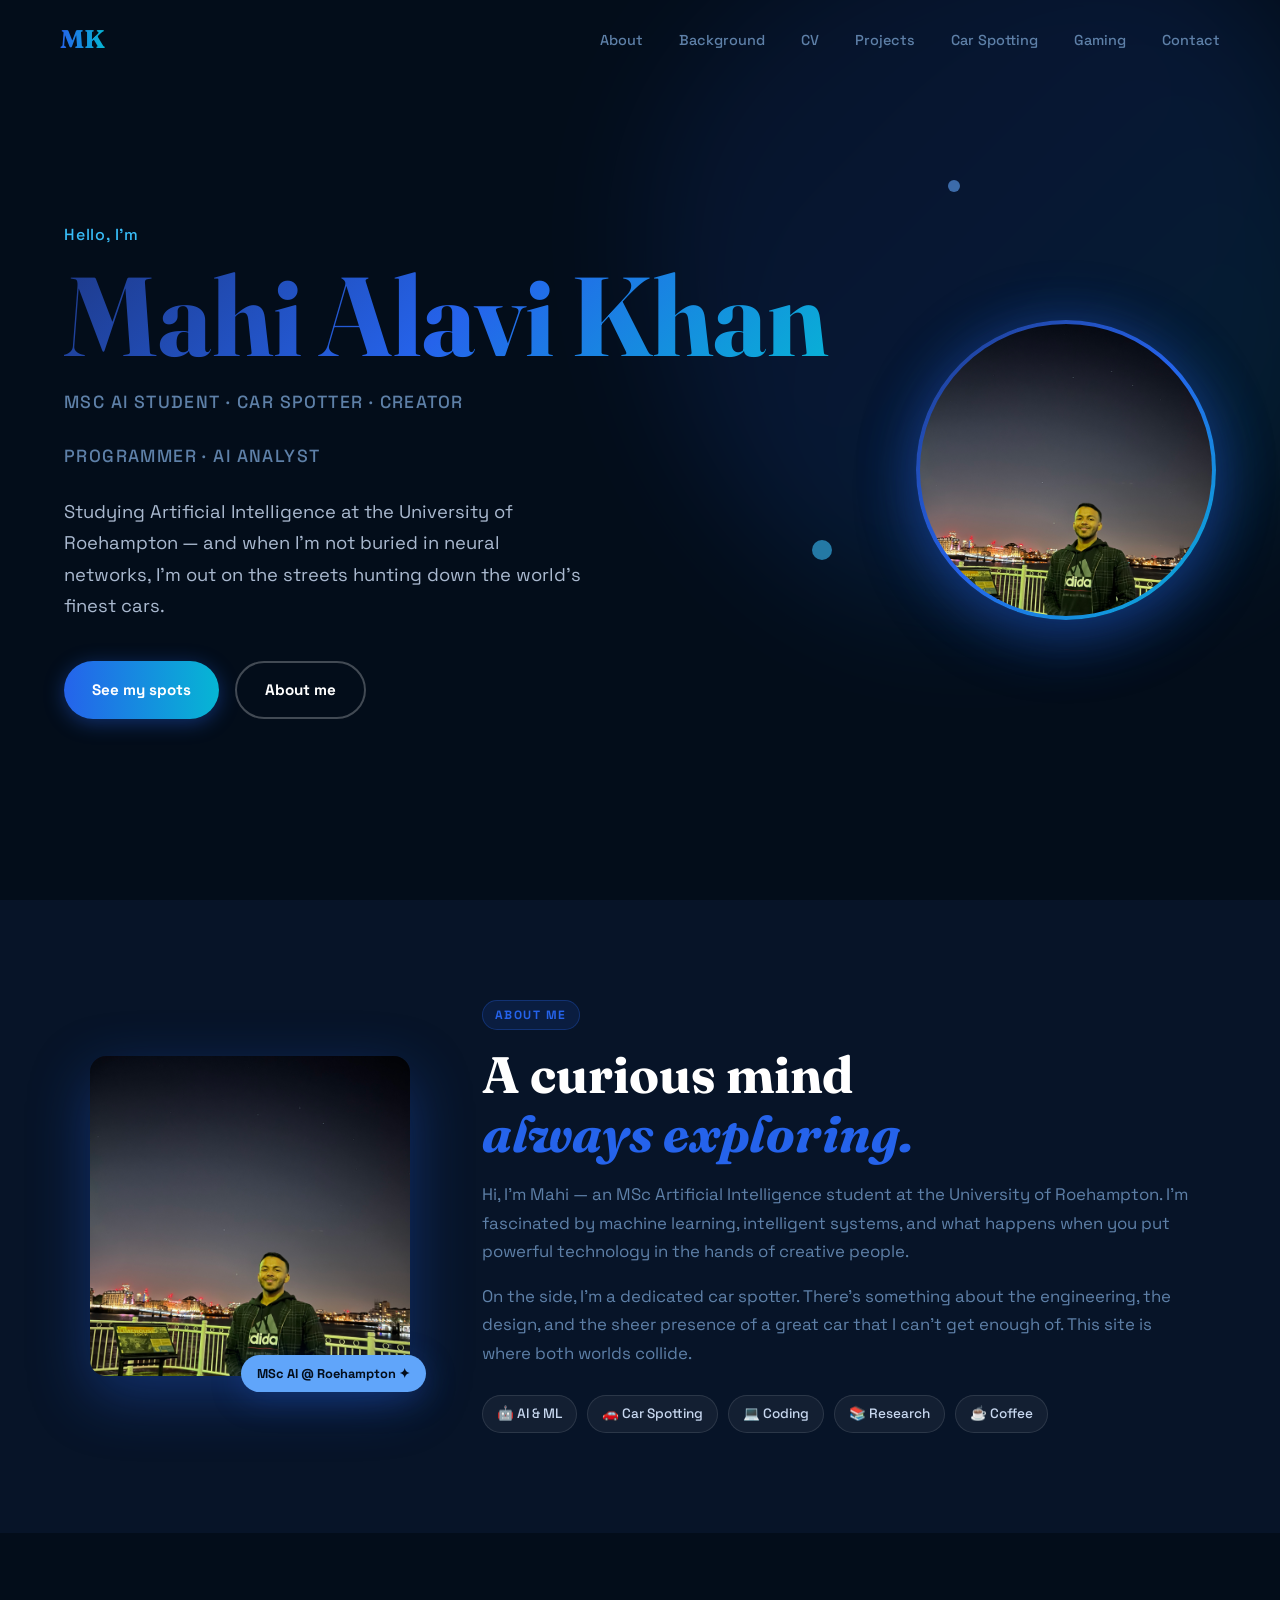
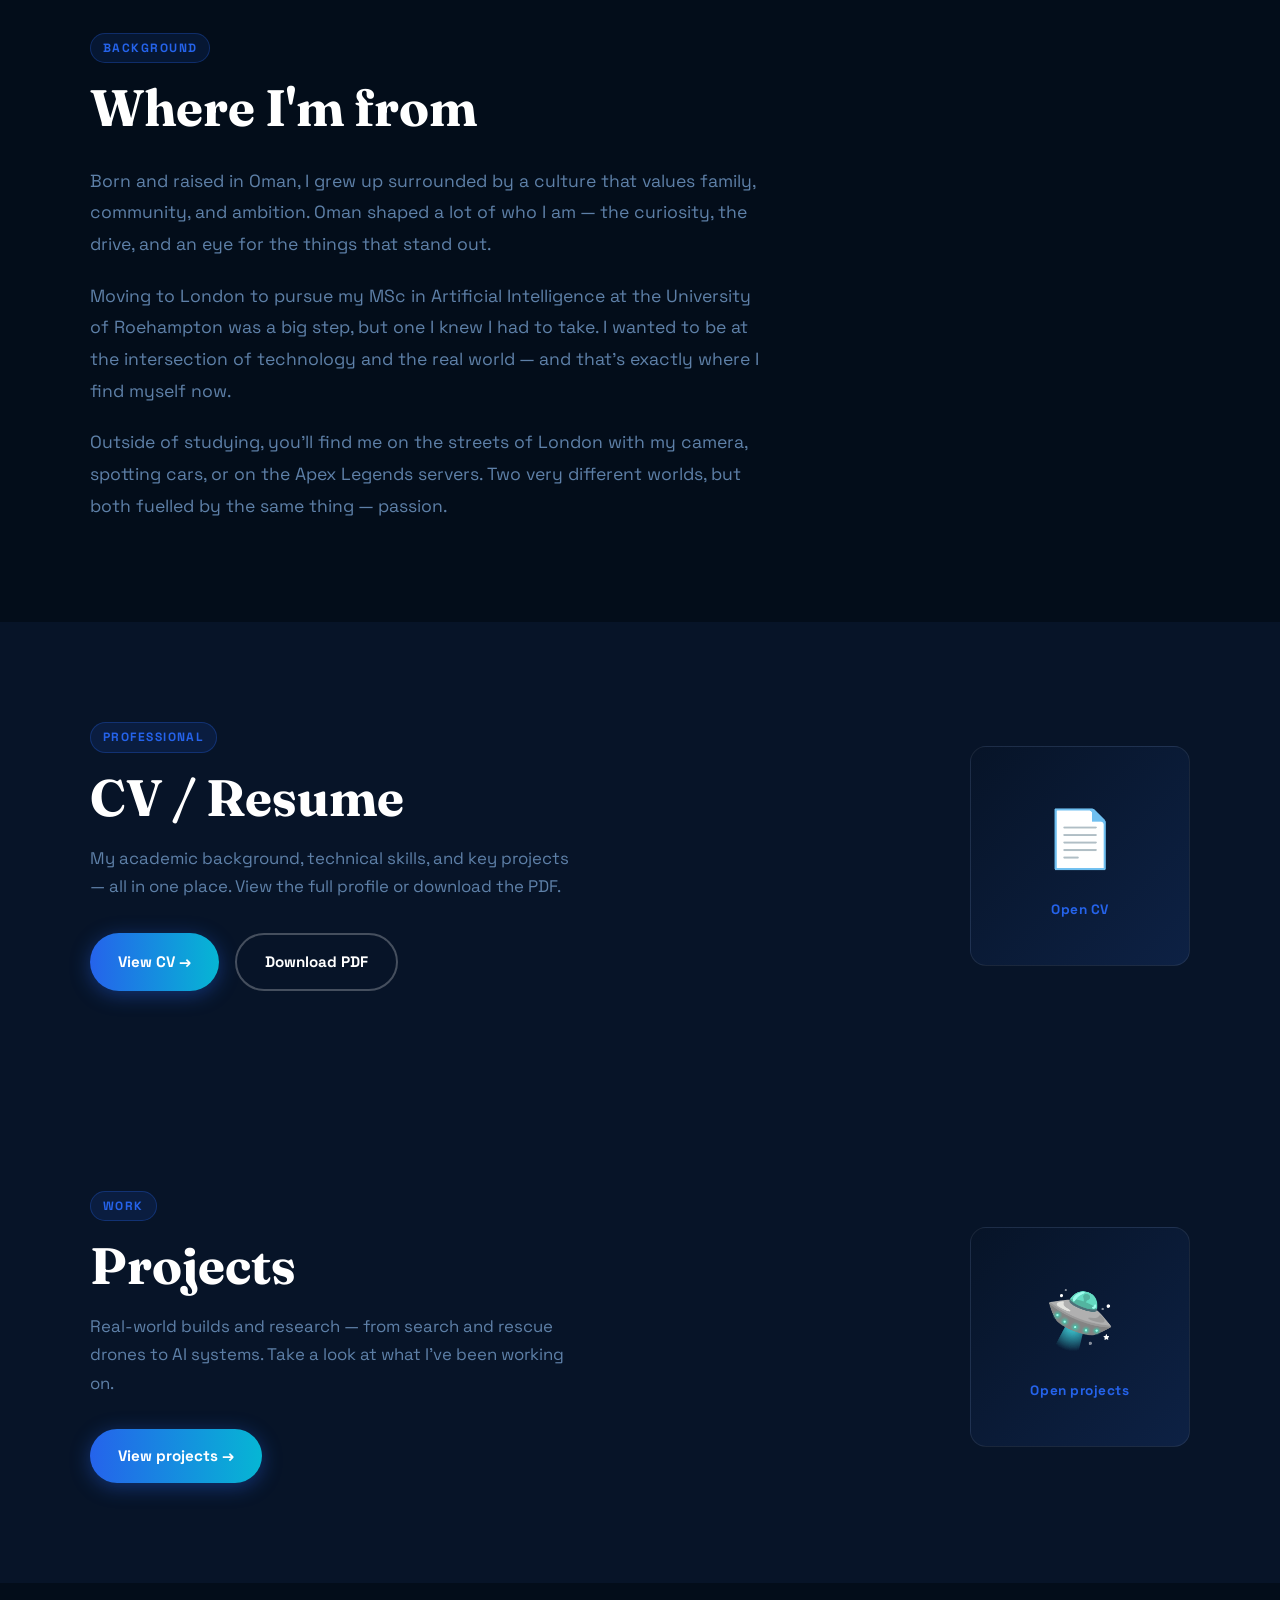
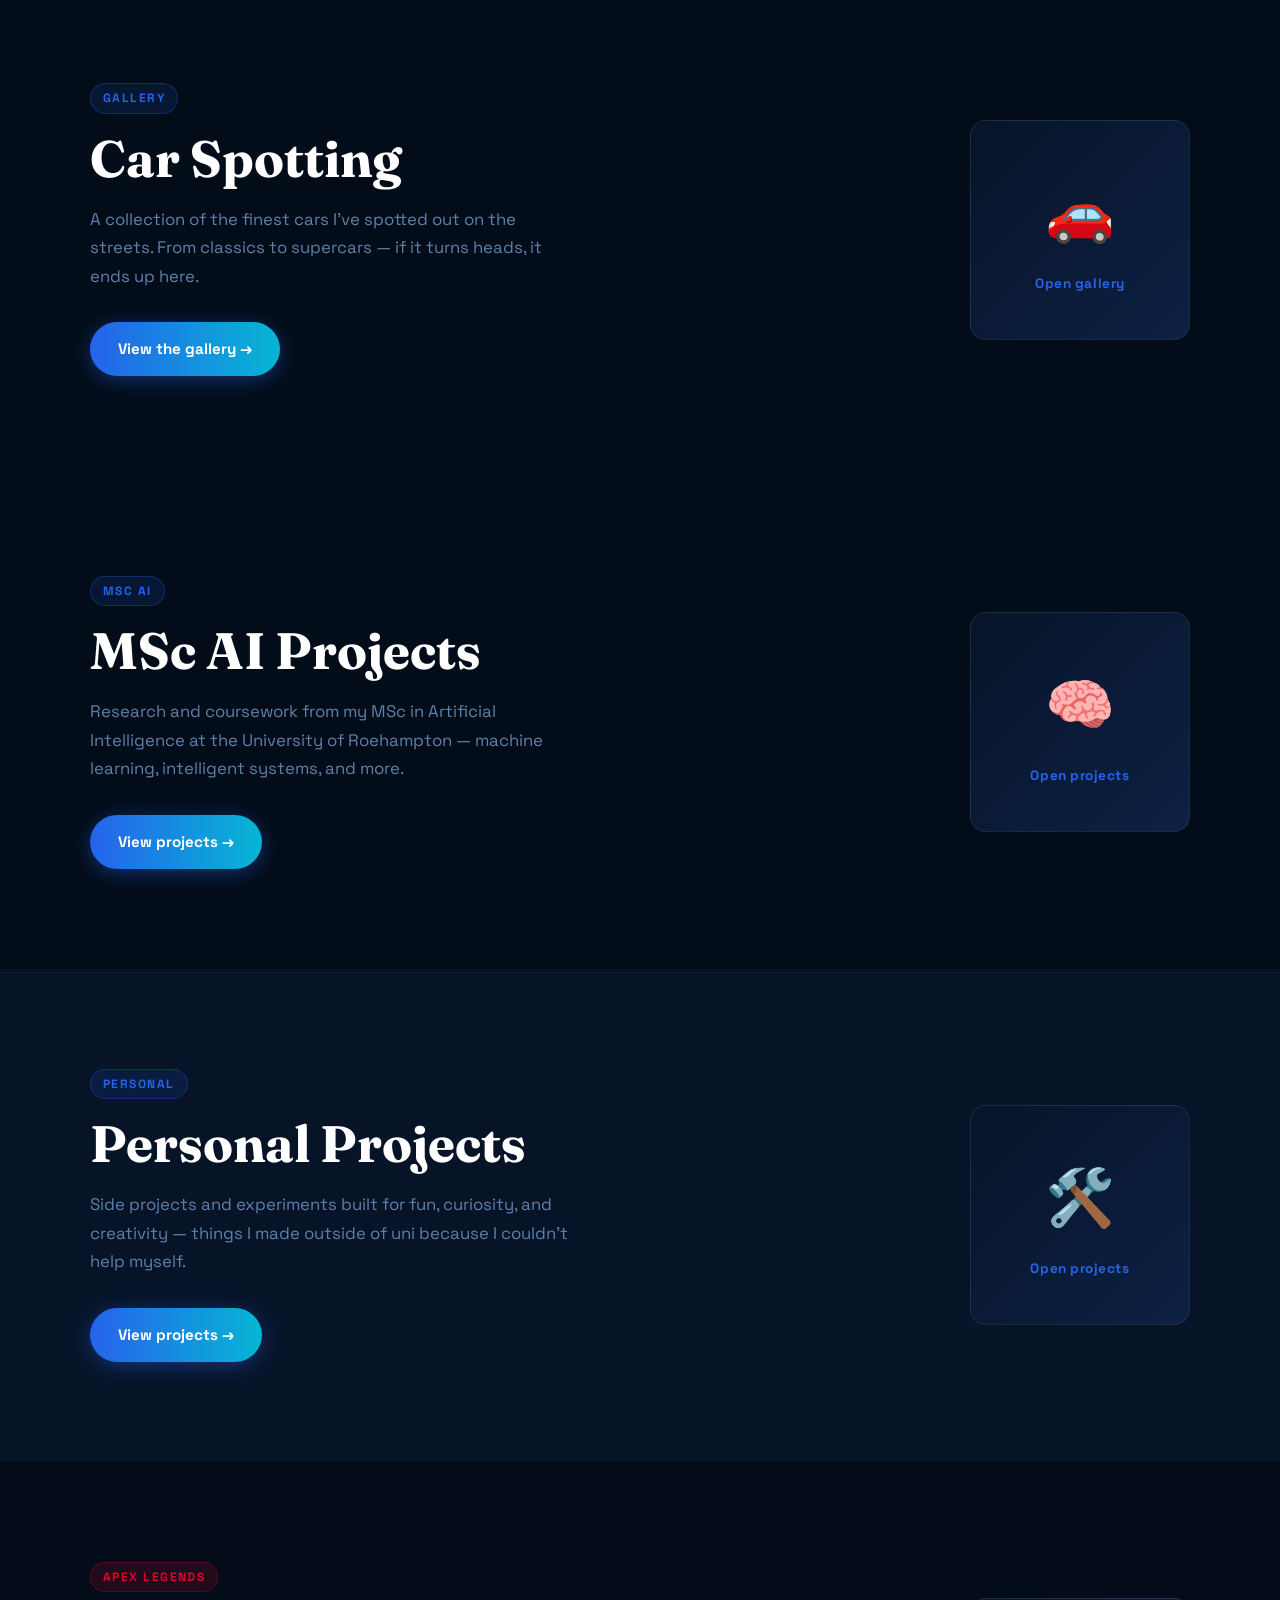
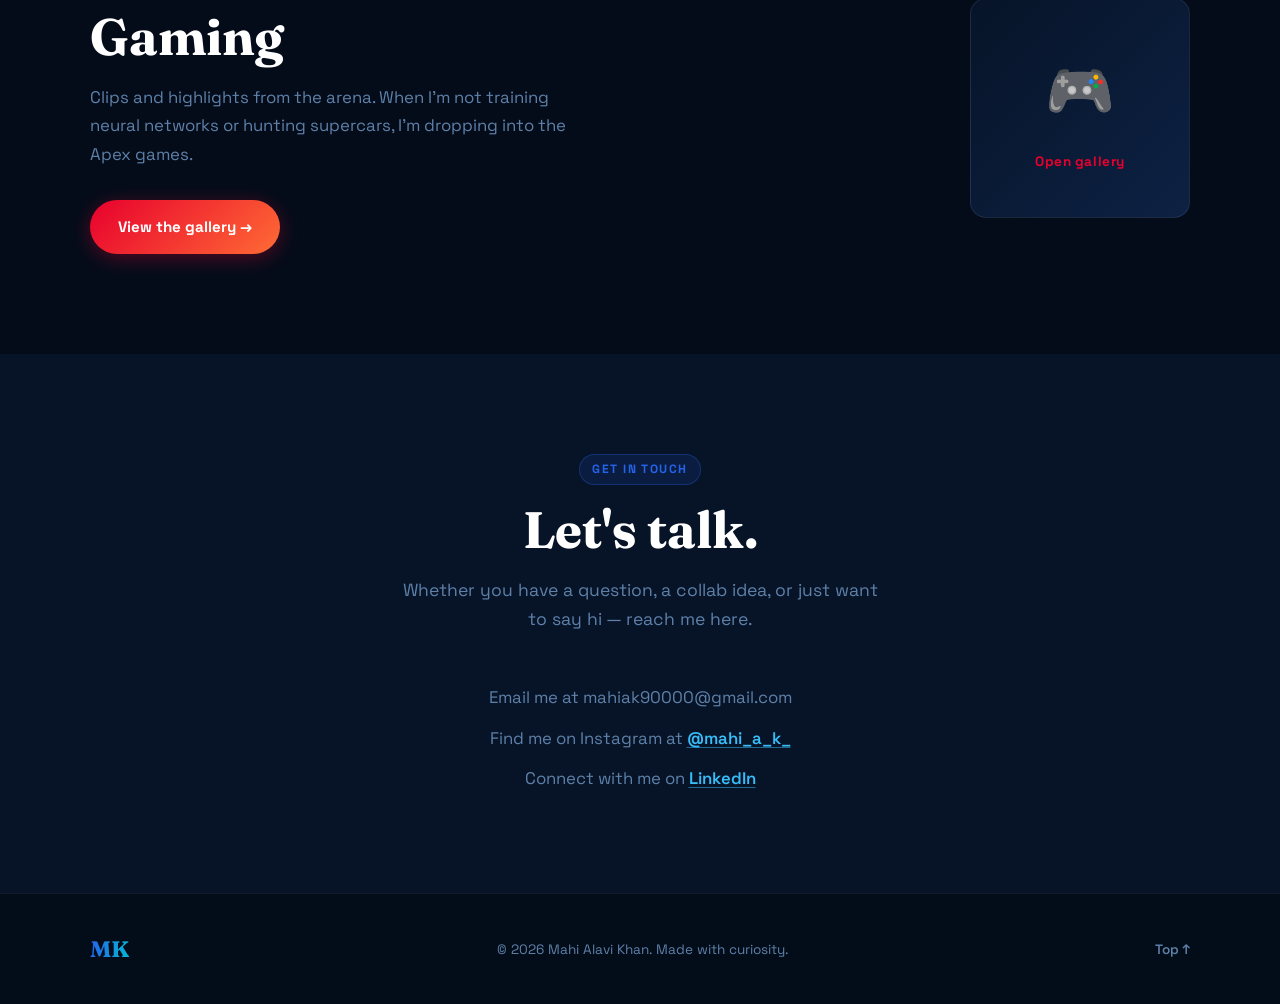
<file: index.html>
<!DOCTYPE html>
<html lang="en">
<head>
  <meta charset="UTF-8" />
  <meta name="viewport" content="width=device-width, initial-scale=1.0" />
  <title>Mahi Alavi Khan — Personal Site</title>
  <link rel="stylesheet" href="styles.css" />
  <link rel="preconnect" href="https://fonts.googleapis.com" />
  <link rel="preconnect" href="https://fonts.gstatic.com" crossorigin />
  <link href="https://fonts.googleapis.com/css2?family=Space+Grotesk:wght@400;500;700&family=Fraunces:ital,wght@0,700;1,400&display=swap" rel="stylesheet" />
</head>
<body>

  <!-- NAV -->
  <nav id="navbar">
    <a href="#home" class="logo">MK</a>
    <ul class="nav-links">
      <li><a href="#about">About</a></li>
      <li><a href="#background">Background</a></li>
      <li><a href="cv.html">CV</a></li>
      <li><a href="projects.html">Projects</a></li>
      <li><a href="car-spotting.html">Car Spotting</a></li>
      <li><a href="gaming.html">Gaming</a></li>
      <li><a href="#contact">Contact</a></li>
    </ul>
    <button class="hamburger" id="hamburger" aria-label="Open menu">
      <span></span><span></span><span></span>
    </button>
  </nav>

  <!-- MOBILE MENU -->
  <div class="mobile-menu" id="mobileMenu">
    <button class="close-btn" id="closeMenu" aria-label="Close menu">&times;</button>
    <ul>
      <li><a href="#about" class="mobile-link">About</a></li>
      <li><a href="#background" class="mobile-link">Background</a></li>
      <li><a href="cv.html" class="mobile-link">CV</a></li>
      <li><a href="projects.html" class="mobile-link">Projects</a></li>
      <li><a href="car-spotting.html" class="mobile-link">Car Spotting</a></li>
      <li><a href="gaming.html" class="mobile-link">Gaming</a></li>
      <li><a href="#contact" class="mobile-link">Contact</a></li>
    </ul>
  </div>

  <!-- HERO -->
  <section id="home" class="hero">
    <div class="hero-inner">
      <div class="hero-content">
        <p class="eyebrow">Hello, I'm</p>
        <h1 class="hero-title">Mahi Alavi Khan</h1>
        <p class="hero-subtitle">MSc AI Student · Car Spotter · Creator</p>
        <p class="hero-subtitle">Programmer · AI Analyst</p>
        <p class="hero-desc">Studying Artificial Intelligence at the University of Roehampton — and when I'm not buried in neural networks, I'm out on the streets hunting down the world's finest cars.</p>
        <div class="hero-cta">
          <a href="car-spotting.html" class="btn btn-primary">See my spots</a>
          <a href="#about" class="btn btn-outline">About me</a>
        </div>
      </div>
      <div class="hero-photo">
        <img src="CarImages/Mahi.jpg" alt="Mahi Alavi Khan" />
      </div>
    </div>
    <div class="hero-blob" aria-hidden="true"></div>
    <div class="hero-shapes" aria-hidden="true">
      <div class="shape shape-1"></div>
      <div class="shape shape-2"></div>
      <div class="shape shape-3"></div>
    </div>
  </section>

  <!-- ABOUT -->
  <section id="about" class="about section">
    <div class="container">
      <div class="about-grid">
        <div class="about-image-wrap">
          <img src="CarImages/Mahi.jpg" alt="Mahi Alavi Khan" class="about-photo" />
          <div class="about-badge">MSc AI @ Roehampton ✦</div>
        </div>
        <div class="about-text">
          <span class="section-tag">About me</span>
          <h2 class="section-title">A curious mind<br /><em>always exploring.</em></h2>
          <p>Hi, I'm Mahi — an MSc Artificial Intelligence student at the University of Roehampton. I'm fascinated by machine learning, intelligent systems, and what happens when you put powerful technology in the hands of creative people.</p>
          <p>On the side, I'm a dedicated car spotter. There's something about the engineering, the design, and the sheer presence of a great car that I can't get enough of. This site is where both worlds collide.</p>
          <div class="tags">
            <span class="tag">🤖 AI & ML</span>
            <span class="tag">🚗 Car Spotting</span>
            <span class="tag">💻 Coding</span>
            <span class="tag">📚 Research</span>
            <span class="tag">☕ Coffee</span>
          </div>
        </div>
      </div>
    </div>
  </section>

  <!-- BACKGROUND -->
  <section id="background" class="background section">
    <div class="container">
      <div class="background-wrap">
        <span class="section-tag">Background</span>
        <h2 class="section-title">Where I'm from</h2>
        <p>Born and raised in Oman, I grew up surrounded by a culture that values family, community, and ambition. Oman shaped a lot of who I am — the curiosity, the drive, and an eye for the things that stand out.</p>
        <p>Moving to London to pursue my MSc in Artificial Intelligence at the University of Roehampton was a big step, but one I knew I had to take. I wanted to be at the intersection of technology and the real world — and that's exactly where I find myself now.</p>
        <p>Outside of studying, you'll find me on the streets of London with my camera, spotting cars, or on the Apex Legends servers. Two very different worlds, but both fuelled by the same thing — passion.</p>
      </div>
    </div>
  </section>

  <!-- CV TEASER -->
  <section id="cv" class="cv-teaser section">
    <div class="container">
      <div class="carspot-teaser-inner">
        <div class="carspot-teaser-text">
          <span class="section-tag">Professional</span>
          <h2 class="section-title">CV / Resume</h2>
          <p>My academic background, technical skills, and key projects — all in one place. View the full profile or download the PDF.</p>
          <div class="hero-cta">
            <a href="cv.html" class="btn btn-primary">View CV →</a>
            <a href="cv/Mahi_Khan_CV.pdf" class="btn btn-outline" download="Mahi_Khan_CV.pdf">Download PDF</a>
          </div>
        </div>
        <a href="cv.html" class="carspot-teaser-card" aria-label="Go to CV page">
          <div class="carspot-icon">📄</div>
          <div class="carspot-card-label">Open CV</div>
        </a>
      </div>
    </div>
  </section>

  <!-- PROJECTS TEASER -->
  <section id="projects" class="projects-teaser section">
    <div class="container">
      <div class="carspot-teaser-inner">
        <div class="carspot-teaser-text">
          <span class="section-tag">Work</span>
          <h2 class="section-title">Projects</h2>
          <p>Real-world builds and research — from search and rescue drones to AI systems. Take a look at what I've been working on.</p>
          <a href="projects.html" class="btn btn-primary">View projects →</a>
        </div>
        <a href="projects.html" class="carspot-teaser-card" aria-label="Go to Projects page">
          <div class="carspot-icon">🛸</div>
          <div class="carspot-card-label">Open projects</div>
        </a>
      </div>
    </div>
  </section>

  <!-- CAR SPOTTING TEASER -->
  <section id="car-spotting" class="carspot-teaser section">
    <div class="container">
      <div class="carspot-teaser-inner">
        <div class="carspot-teaser-text">
          <span class="section-tag">Gallery</span>
          <h2 class="section-title">Car Spotting</h2>
          <p>A collection of the finest cars I've spotted out on the streets. From classics to supercars — if it turns heads, it ends up here.</p>
          <a href="car-spotting.html" class="btn btn-primary">View the gallery →</a>
        </div>
        <a href="car-spotting.html" class="carspot-teaser-card" aria-label="Go to Car Spotting gallery">
          <div class="carspot-icon">🚗</div>
          <div class="carspot-card-label">Open gallery</div>
        </a>
      </div>
    </div>
  </section>

  <!-- MSC AI PROJECTS TEASER -->
  <section id="msc-ai-projects" class="msc-ai-teaser section">
    <div class="container">
      <div class="carspot-teaser-inner">
        <div class="carspot-teaser-text">
          <span class="section-tag">MSc AI</span>
          <h2 class="section-title">MSc AI Projects</h2>
          <p>Research and coursework from my MSc in Artificial Intelligence at the University of Roehampton — machine learning, intelligent systems, and more.</p>
          <a href="msc-ai-projects.html" class="btn btn-primary">View projects →</a>
        </div>
        <a href="msc-ai-projects.html" class="carspot-teaser-card" aria-label="Go to MSc AI Projects page">
          <div class="carspot-icon">🧠</div>
          <div class="carspot-card-label">Open projects</div>
        </a>
      </div>
    </div>
  </section>

  <!-- PERSONAL PROJECTS TEASER -->
  <section id="personal-projects" class="personal-projects-teaser section">
    <div class="container">
      <div class="carspot-teaser-inner">
        <div class="carspot-teaser-text">
          <span class="section-tag">Personal</span>
          <h2 class="section-title">Personal Projects</h2>
          <p>Side projects and experiments built for fun, curiosity, and creativity — things I made outside of uni because I couldn't help myself.</p>
          <a href="personal-projects.html" class="btn btn-primary">View projects →</a>
        </div>
        <a href="personal-projects.html" class="carspot-teaser-card" aria-label="Go to Personal Projects page">
          <div class="carspot-icon">🛠️</div>
          <div class="carspot-card-label">Open projects</div>
        </a>
      </div>
    </div>
  </section>

  <!-- GAMING TEASER -->
  <section id="gaming" class="gaming-teaser section">
    <div class="container">
      <div class="carspot-teaser-inner">
        <div class="carspot-teaser-text">
          <span class="section-tag gaming-tag">Apex Legends</span>
          <h2 class="section-title">Gaming</h2>
          <p>Clips and highlights from the arena. When I'm not training neural networks or hunting supercars, I'm dropping into the Apex games.</p>
          <a href="gaming.html" class="btn btn-gaming">View the gallery →</a>
        </div>
        <a href="gaming.html" class="carspot-teaser-card gaming-teaser-card" aria-label="Go to Gaming gallery">
          <div class="carspot-icon">🎮</div>
          <div class="carspot-card-label gaming-card-label">Open gallery</div>
        </a>
      </div>
    </div>
  </section>

  <!-- CONTACT -->
  <section id="contact" class="contact section">
    <div class="container">
      <div class="contact-simple-header">
        <span class="section-tag">Get in touch</span>
        <h2 class="section-title">Let's talk.</h2>
        <p class="section-desc">Whether you have a question, a collab idea, or just want to say hi — reach me here.</p>
      </div>
      <div class="contact-plain">
        <p>Email me at mahiak90000@gmail.com</p>
        <p>Find me on Instagram at <a href="https://instagram.com/mahi_a_k_" target="_blank" rel="noopener noreferrer">@mahi_a_k_</a></p>
        <p>Connect with me on <a href="https://www.linkedin.com/in/mahi-khan-596062258" target="_blank" rel="noopener noreferrer">LinkedIn</a></p>
      </div>
    </div>
  </section>

  <!-- FOOTER -->
  <footer class="footer">
    <div class="container footer-inner">
      <p class="footer-logo">MK</p>
      <p class="footer-copy">© 2026 Mahi Alavi Khan. Made with curiosity.</p>
      <div class="footer-links">
        <a href="#home">Top ↑</a>
      </div>
    </div>
  </footer>

  <script src="script.js"></script>
</body>
</html>
</file>
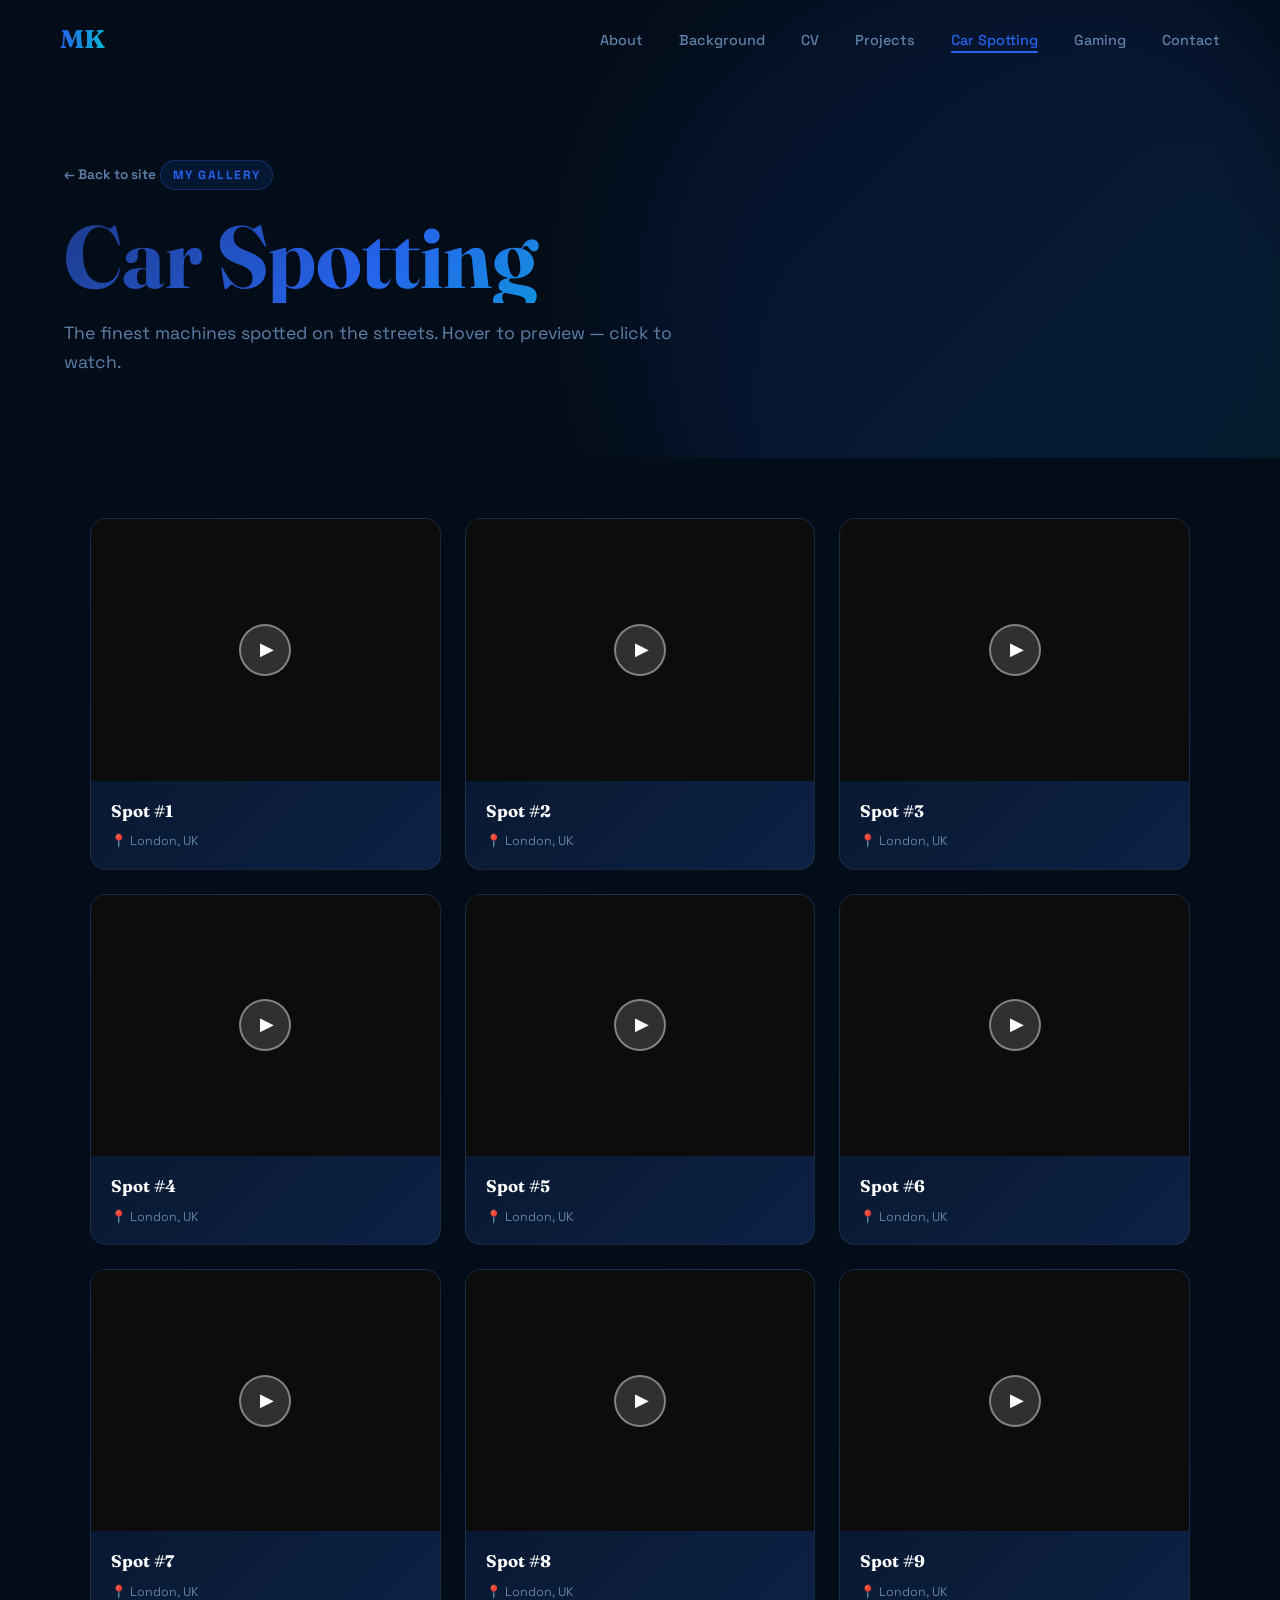
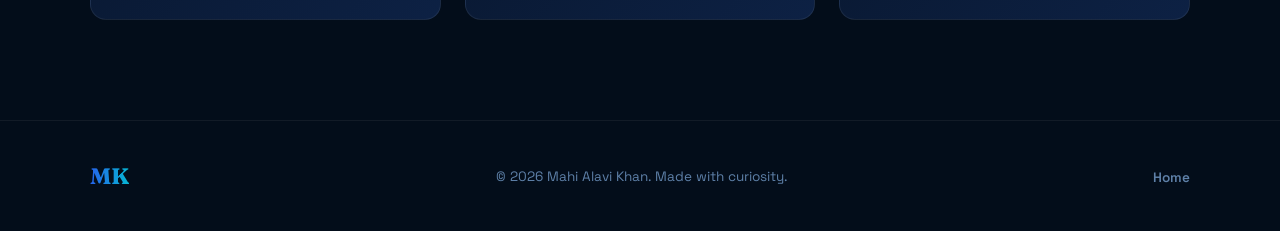
<file: car-spotting.html>
<!DOCTYPE html>
<html lang="en">
<head>
  <meta charset="UTF-8" />
  <meta name="viewport" content="width=device-width, initial-scale=1.0" />
  <title>Car Spotting — Mahi Alavi Khan</title>
  <link rel="stylesheet" href="styles.css" />
  <link rel="preconnect" href="https://fonts.googleapis.com" />
  <link rel="preconnect" href="https://fonts.gstatic.com" crossorigin />
  <link href="https://fonts.googleapis.com/css2?family=Space+Grotesk:wght@400;500;700&family=Fraunces:ital,wght@0,700;1,400&display=swap" rel="stylesheet" />
</head>
<body>

  <!-- NAV -->
  <nav id="navbar">
    <a href="index.html" class="logo">MK</a>
    <ul class="nav-links">
      <li><a href="index.html#about">About</a></li>
      <li><a href="index.html#background">Background</a></li>
      <li><a href="cv.html">CV</a></li>
      <li><a href="projects.html">Projects</a></li>
      <li><a href="car-spotting.html" class="nav-active">Car Spotting</a></li>
      <li><a href="gaming.html">Gaming</a></li>
      <li><a href="index.html#contact">Contact</a></li>
    </ul>
    <button class="hamburger" id="hamburger" aria-label="Open menu">
      <span></span><span></span><span></span>
    </button>
  </nav>

  <!-- MOBILE MENU -->
  <div class="mobile-menu" id="mobileMenu">
    <button class="close-btn" id="closeMenu" aria-label="Close menu">&times;</button>
    <ul>
      <li><a href="index.html#about" class="mobile-link">About</a></li>
      <li><a href="index.html#background" class="mobile-link">Background</a></li>
      <li><a href="cv.html" class="mobile-link">CV</a></li>
      <li><a href="projects.html" class="mobile-link">Projects</a></li>
      <li><a href="car-spotting.html" class="mobile-link">Car Spotting</a></li>
      <li><a href="gaming.html" class="mobile-link">Gaming</a></li>
      <li><a href="index.html#contact" class="mobile-link">Contact</a></li>
    </ul>
  </div>

  <!-- GALLERY HERO -->
  <section class="gallery-hero">
    <div class="gallery-hero-content">
      <a href="index.html" class="back-link">← Back to site</a>
      <span class="section-tag">My gallery</span>
      <h1 class="gallery-title">Car Spotting</h1>
      <p class="gallery-subtitle">The finest machines spotted on the streets. Hover to preview — click to watch.</p>
    </div>
    <div class="hero-blob" aria-hidden="true"></div>
  </section>

  <!-- GALLERY GRID -->
  <section class="gallery-section">
    <div class="container">

      <div class="gallery-grid" id="galleryGrid">

        <div class="gallery-card" data-category="supercar" data-name="Spot #1" data-detail="London, UK">
          <div class="gallery-img-wrap">
            <video src="CarImages/IMG_1939.MOV" muted loop playsinline preload="metadata"></video>
            <div class="play-overlay"><span class="play-icon">&#9654;</span></div>
          </div>
          <div class="gallery-card-info">
            <span class="card-car-name">Spot #1</span>
            <span class="card-location">📍 London, UK</span>
          </div>
        </div>

        <div class="gallery-card" data-category="supercar" data-name="Spot #2" data-detail="London, UK">
          <div class="gallery-img-wrap">
            <video src="CarImages/IMG_1972.mov" muted loop playsinline preload="metadata"></video>
            <div class="play-overlay"><span class="play-icon">&#9654;</span></div>
          </div>
          <div class="gallery-card-info">
            <span class="card-car-name">Spot #2</span>
            <span class="card-location">📍 London, UK</span>
          </div>
        </div>

        <div class="gallery-card" data-category="supercar" data-name="Spot #3" data-detail="London, UK">
          <div class="gallery-img-wrap">
            <video src="CarImages/IMG_1985.mov" muted loop playsinline preload="metadata"></video>
            <div class="play-overlay"><span class="play-icon">&#9654;</span></div>
          </div>
          <div class="gallery-card-info">
            <span class="card-car-name">Spot #3</span>
            <span class="card-location">📍 London, UK</span>
          </div>
        </div>

        <div class="gallery-card" data-category="supercar" data-name="Spot #4" data-detail="London, UK">
          <div class="gallery-img-wrap">
            <video src="CarImages/IMG_1987.mov" muted loop playsinline preload="metadata"></video>
            <div class="play-overlay"><span class="play-icon">&#9654;</span></div>
          </div>
          <div class="gallery-card-info">
            <span class="card-car-name">Spot #4</span>
            <span class="card-location">📍 London, UK</span>
          </div>
        </div>

        <div class="gallery-card" data-category="supercar" data-name="Spot #5" data-detail="London, UK">
          <div class="gallery-img-wrap">
            <video src="CarImages/IMG_1990.mov" muted loop playsinline preload="metadata"></video>
            <div class="play-overlay"><span class="play-icon">&#9654;</span></div>
          </div>
          <div class="gallery-card-info">
            <span class="card-car-name">Spot #5</span>
            <span class="card-location">📍 London, UK</span>
          </div>
        </div>

        <div class="gallery-card" data-category="supercar" data-name="Spot #6" data-detail="London, UK">
          <div class="gallery-img-wrap">
            <video src="CarImages/IMG_1996.mov" muted loop playsinline preload="metadata"></video>
            <div class="play-overlay"><span class="play-icon">&#9654;</span></div>
          </div>
          <div class="gallery-card-info">
            <span class="card-car-name">Spot #6</span>
            <span class="card-location">📍 London, UK</span>
          </div>
        </div>

        <div class="gallery-card" data-category="supercar" data-name="Spot #7" data-detail="London, UK">
          <div class="gallery-img-wrap">
            <video src="CarImages/IMG_8750.mov" muted loop playsinline preload="metadata"></video>
            <div class="play-overlay"><span class="play-icon">&#9654;</span></div>
          </div>
          <div class="gallery-card-info">
            <span class="card-car-name">Spot #7</span>
            <span class="card-location">📍 London, UK</span>
          </div>
        </div>

        <div class="gallery-card" data-category="supercar" data-name="Spot #8" data-detail="London, UK">
          <div class="gallery-img-wrap">
            <video src="CarImages/IMG_8766.mov" muted loop playsinline preload="metadata"></video>
            <div class="play-overlay"><span class="play-icon">&#9654;</span></div>
          </div>
          <div class="gallery-card-info">
            <span class="card-car-name">Spot #8</span>
            <span class="card-location">📍 London, UK</span>
          </div>
        </div>

        <div class="gallery-card" data-category="supercar" data-name="Spot #9" data-detail="London, UK">
          <div class="gallery-img-wrap">
            <video src="CarImages/IMG_9933.mov" muted loop playsinline preload="metadata"></video>
            <div class="play-overlay"><span class="play-icon">&#9654;</span></div>
          </div>
          <div class="gallery-card-info">
            <span class="card-car-name">Spot #9</span>
            <span class="card-location">📍 London, UK</span>
          </div>
        </div>

      </div>
    </div>
  </section>

  <!-- LIGHTBOX -->
  <div class="lightbox" id="lightbox" role="dialog" aria-modal="true" aria-label="Video viewer" hidden>
    <button class="lightbox-close" id="lightboxClose" aria-label="Close">&times;</button>
    <button class="lightbox-prev" id="lightboxPrev" aria-label="Previous">&#8249;</button>
    <div class="lightbox-content">
      <video id="lightboxVideo" controls playsinline></video>
      <div class="lightbox-caption" id="lightboxCaption"></div>
    </div>
    <button class="lightbox-next" id="lightboxNext" aria-label="Next">&#8250;</button>
  </div>

  <!-- FOOTER -->
  <footer class="footer">
    <div class="container footer-inner">
      <p class="footer-logo">MK</p>
      <p class="footer-copy">© 2026 Mahi Alavi Khan. Made with curiosity.</p>
      <div class="footer-links">
        <a href="index.html">Home</a>
      </div>
    </div>
  </footer>

  <script src="script.js"></script>
  <script src="car-spotting.js"></script>
</body>
</html>
</file>
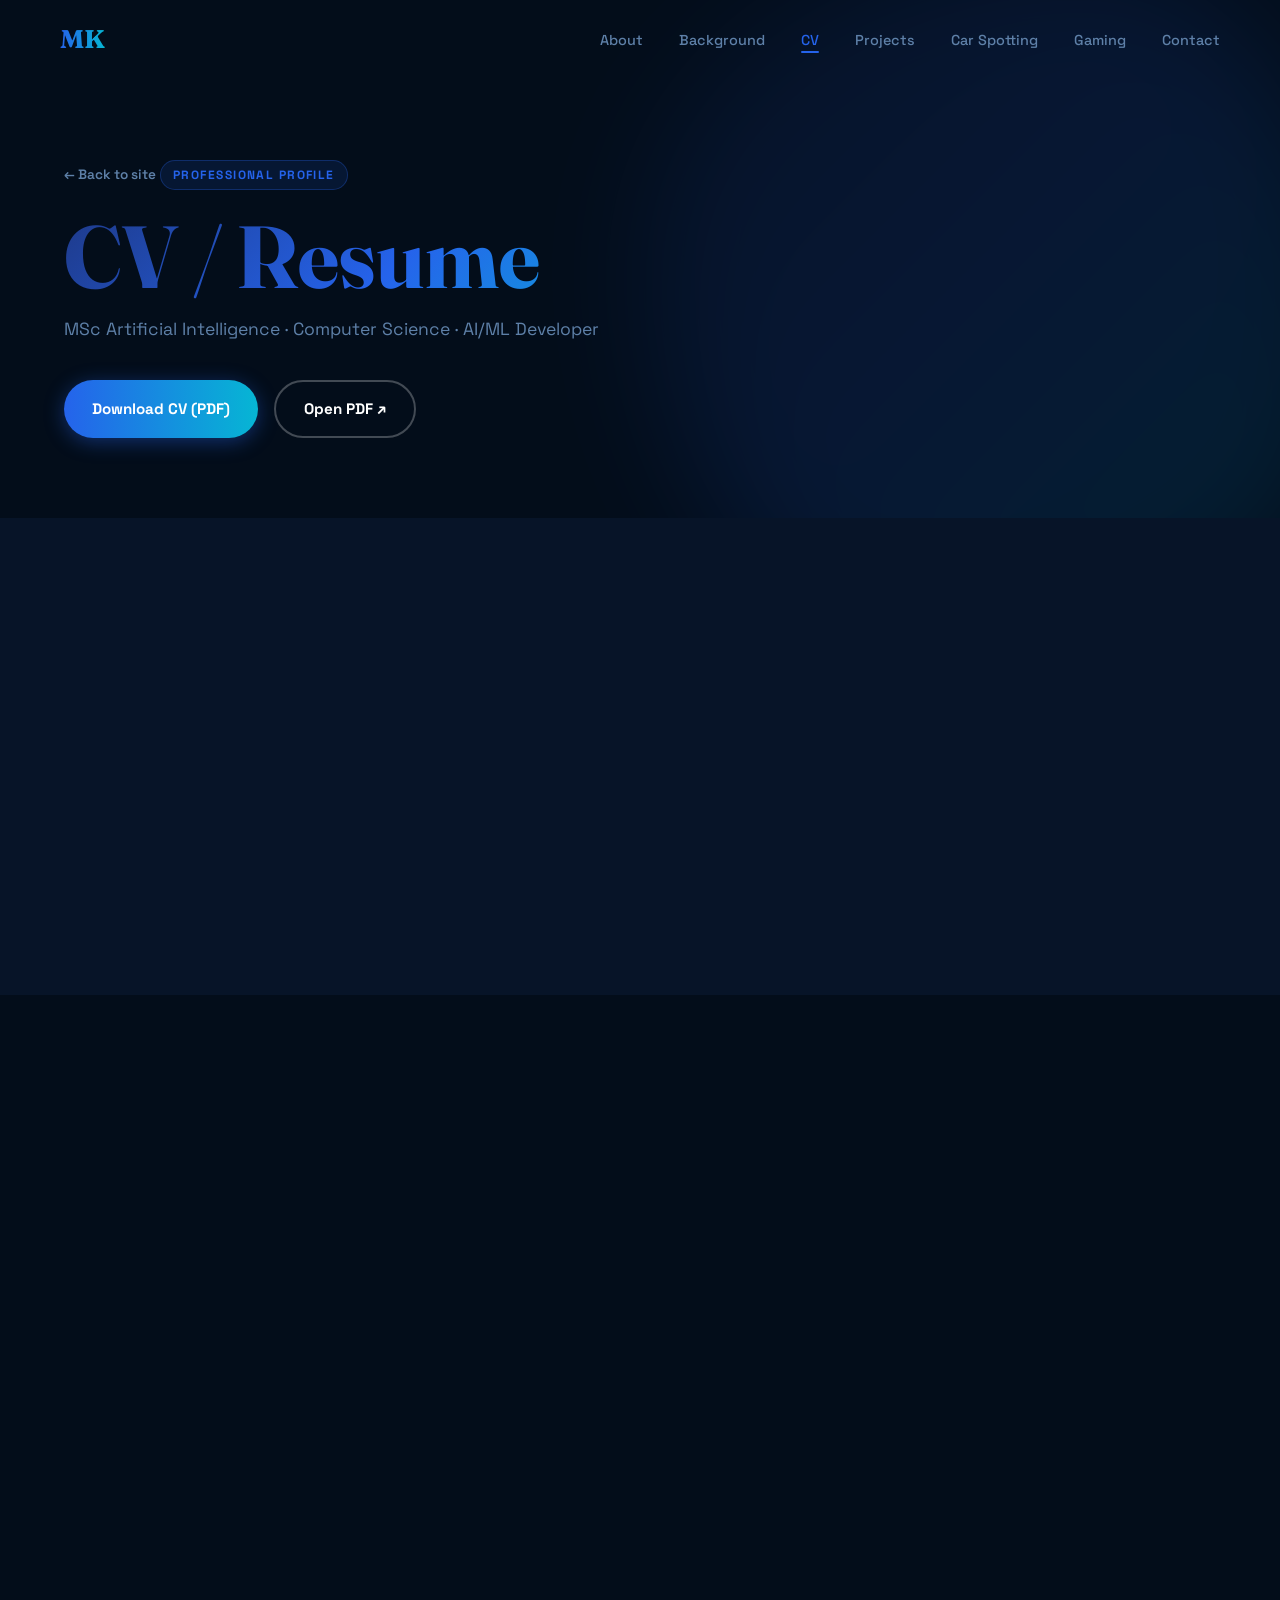
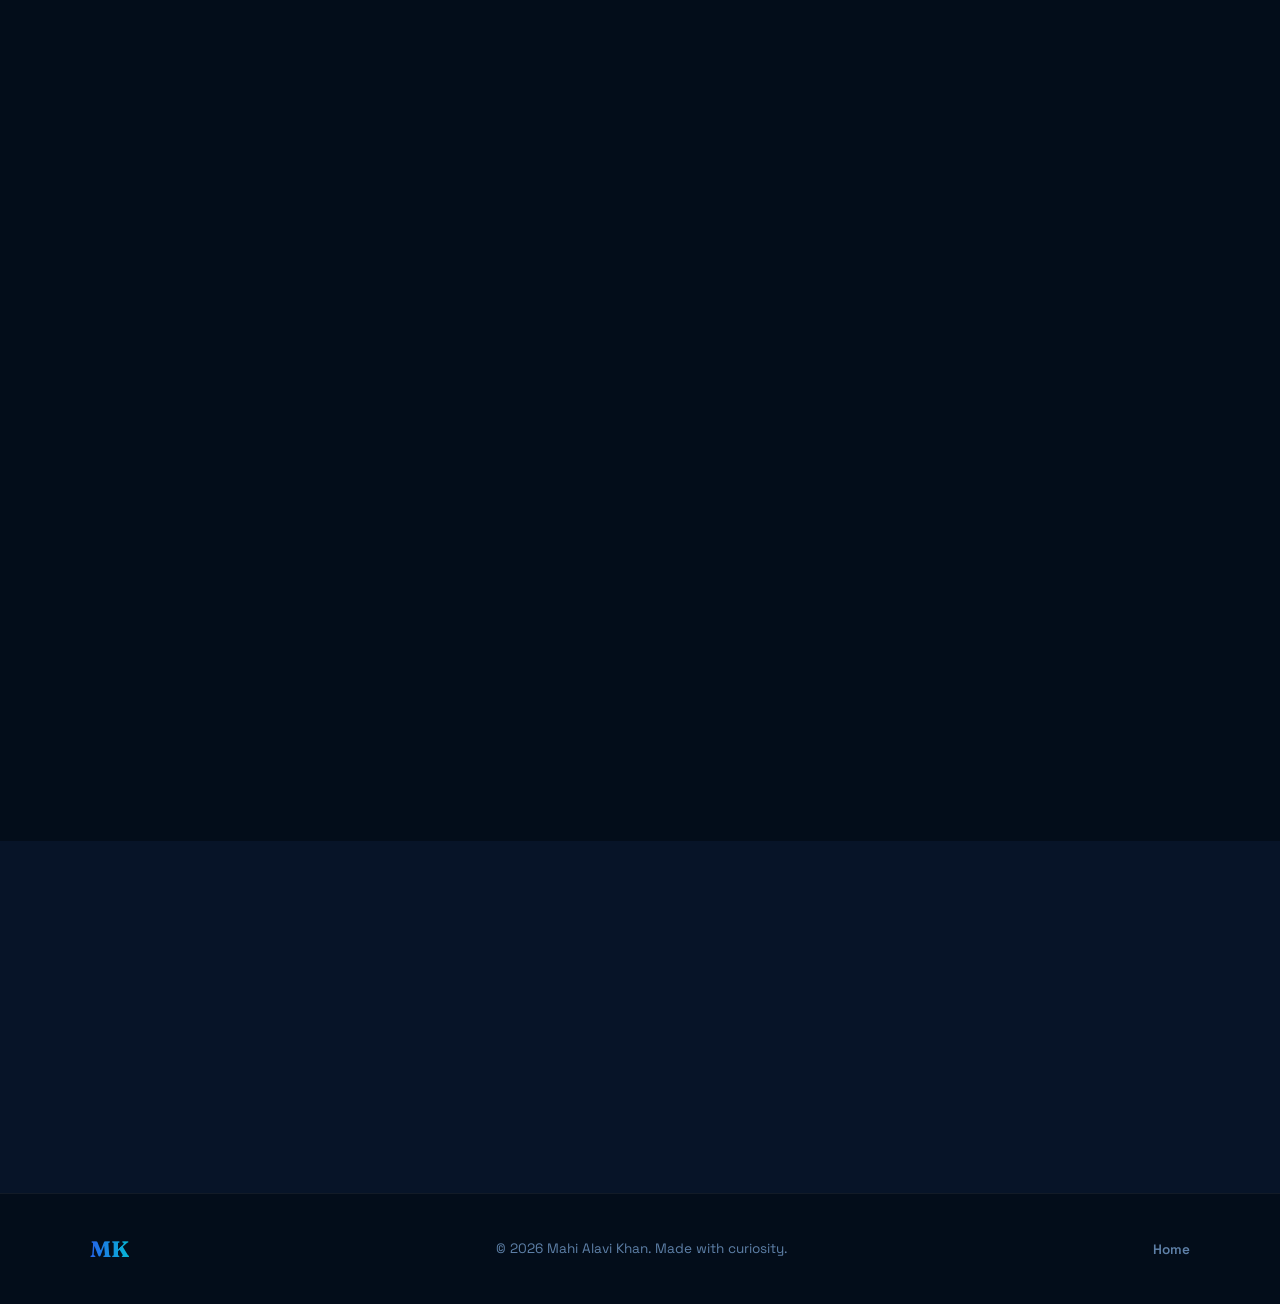
<file: cv.html>
<!DOCTYPE html>
<html lang="en">
<head>
  <meta charset="UTF-8" />
  <meta name="viewport" content="width=device-width, initial-scale=1.0" />
  <title>CV — Mahi Alavi Khan</title>
  <link rel="stylesheet" href="styles.css" />
  <link rel="preconnect" href="https://fonts.googleapis.com" />
  <link rel="preconnect" href="https://fonts.gstatic.com" crossorigin />
  <link href="https://fonts.googleapis.com/css2?family=Space+Grotesk:wght@400;500;700&family=Fraunces:ital,wght@0,700;1,400&display=swap" rel="stylesheet" />
</head>
<body>

  <!-- NAV -->
  <nav id="navbar">
    <a href="index.html" class="logo">MK</a>
    <ul class="nav-links">
      <li><a href="index.html#about">About</a></li>
      <li><a href="index.html#background">Background</a></li>
      <li><a href="cv.html" class="nav-active">CV</a></li>
      <li><a href="projects.html">Projects</a></li>
      <li><a href="car-spotting.html">Car Spotting</a></li>
      <li><a href="gaming.html">Gaming</a></li>
      <li><a href="index.html#contact">Contact</a></li>
    </ul>
    <button class="hamburger" id="hamburger" aria-label="Open menu">
      <span></span><span></span><span></span>
    </button>
  </nav>

  <!-- MOBILE MENU -->
  <div class="mobile-menu" id="mobileMenu">
    <button class="close-btn" id="closeMenu" aria-label="Close menu">&times;</button>
    <ul>
      <li><a href="index.html#about" class="mobile-link">About</a></li>
      <li><a href="index.html#background" class="mobile-link">Background</a></li>
      <li><a href="cv.html" class="mobile-link">CV</a></li>
      <li><a href="projects.html" class="mobile-link">Projects</a></li>
      <li><a href="car-spotting.html" class="mobile-link">Car Spotting</a></li>
      <li><a href="gaming.html" class="mobile-link">Gaming</a></li>
      <li><a href="index.html#contact" class="mobile-link">Contact</a></li>
    </ul>
  </div>

  <!-- HERO -->
  <section class="cv-hero">
    <div class="cv-hero-content">
      <a href="index.html" class="back-link">← Back to site</a>
      <span class="section-tag">Professional profile</span>
      <h1 class="cv-title">CV / Resume</h1>
      <p class="cv-subtitle">MSc Artificial Intelligence · Computer Science · AI/ML Developer</p>
      <div class="cv-hero-cta">
        <a href="cv/Mahi_Khan_CV.pdf" class="btn btn-primary" download="Mahi_Khan_CV.pdf">Download CV (PDF)</a>
        <a href="cv/Mahi_Khan_CV.pdf" class="btn btn-outline" target="_blank" rel="noopener noreferrer">Open PDF ↗</a>
      </div>
    </div>
    <div class="hero-blob" aria-hidden="true"></div>
  </section>

  <!-- PROFILE SUMMARY -->
  <section class="cv-summary-section">
    <div class="container">
      <div class="cv-summary reveal">
        <span class="section-tag">Profile</span>
        <h2 class="section-title">Who I am</h2>
        <p class="cv-summary-text">MSc Artificial Intelligence student at the University of Roehampton with a BSc (Hons) in Computer Science from Falmouth University. Passionate about machine learning, intelligent systems, and applied AI — with hands-on experience building real-world projects from search and rescue drones to AI-driven research. Based in London, driven by curiosity, and always looking for opportunities to apply technology at the edge of what's possible.</p>
      </div>
    </div>
  </section>

  <!-- MAIN CV BODY -->
  <section class="cv-body-section">
    <div class="container">
      <div class="cv-layout">

        <!-- LEFT: EDUCATION + PROJECTS -->
        <div class="cv-main-col">

          <!-- EDUCATION -->
          <div class="cv-block reveal">
            <h3 class="cv-block-title">Education</h3>

            <div class="cv-entry">
              <div class="cv-entry-header">
                <div>
                  <p class="cv-entry-degree">MSc Artificial Intelligence</p>
                  <p class="cv-entry-org">University of Roehampton, London</p>
                </div>
                <span class="cv-entry-date">2024 – Present</span>
              </div>
              <ul class="cv-entry-list">
                <li>Focusing on machine learning, deep learning, intelligent systems, and AI ethics</li>
                <li>Conducting original research for dissertation in an AI/ML domain</li>
                <li>Coursework spanning neural networks, natural language processing, and computer vision</li>
              </ul>
            </div>

            <div class="cv-entry">
              <div class="cv-entry-header">
                <div>
                  <p class="cv-entry-degree">BSc (Hons) Computer Science</p>
                  <p class="cv-entry-org">Falmouth University</p>
                </div>
                <span class="cv-entry-date">2021 – 2024</span>
              </div>
              <ul class="cv-entry-list">
                <li>Broad foundation in software engineering, algorithms, data structures, and systems design</li>
                <li>Completed a group project developing a search and rescue drone with live aerial camera feed</li>
                <li>Final-year work presented at the Plymouth Marine Laboratory</li>
              </ul>
            </div>

          </div>

          <!-- KEY PROJECTS -->
          <div class="cv-block reveal">
            <h3 class="cv-block-title">Key Projects</h3>

            <div class="cv-project-card">
              <div class="cv-project-header">
                <p class="cv-project-name">Search and Rescue Drone</p>
                <span class="cv-project-tag">Undergraduate · Group Project</span>
              </div>
              <p class="cv-project-desc">Designed and built a search and rescue drone with a live camera feed accessible through a custom web interface. Demonstrated to emergency response stakeholders at the Plymouth Marine Laboratory, showcasing real-time aerial footage for coastal and maritime rescue operations.</p>
              <div class="cv-project-tags">
                <span class="project-tag">Drone Systems</span>
                <span class="project-tag">Live Streaming</span>
                <span class="project-tag">Web Interface</span>
                <span class="project-tag">Group Project</span>
              </div>
            </div>

            <div class="cv-project-card">
              <div class="cv-project-header">
                <p class="cv-project-name">MSc AI Research &amp; Coursework</p>
                <span class="cv-project-tag">Postgraduate · Ongoing</span>
              </div>
              <p class="cv-project-desc">Range of applied AI projects and research undertaken as part of the MSc programme — spanning machine learning model development, intelligent system design, and original dissertation research in an AI/ML specialisation.</p>
              <div class="cv-project-tags">
                <span class="project-tag">Machine Learning</span>
                <span class="project-tag">Python</span>
                <span class="project-tag">Research</span>
                <span class="project-tag">Neural Networks</span>
              </div>
            </div>

          </div>

        </div>

        <!-- RIGHT: SKILLS + TOOLS -->
        <div class="cv-side-col">

          <!-- TECHNICAL SKILLS -->
          <div class="cv-block reveal">
            <h3 class="cv-block-title">AI &amp; ML Skills</h3>
            <div class="cv-chip-group">
              <span class="cv-chip">Python</span>
              <span class="cv-chip">Machine Learning</span>
              <span class="cv-chip">Deep Learning</span>
              <span class="cv-chip">Neural Networks</span>
              <span class="cv-chip">TensorFlow / Keras</span>
              <span class="cv-chip">scikit-learn</span>
              <span class="cv-chip">Natural Language Processing</span>
              <span class="cv-chip">Computer Vision</span>
              <span class="cv-chip">Data Analysis</span>
              <span class="cv-chip">NumPy / Pandas</span>
            </div>
          </div>

          <!-- SOFTWARE SKILLS -->
          <div class="cv-block reveal">
            <h3 class="cv-block-title">Software Development</h3>
            <div class="cv-chip-group">
              <span class="cv-chip">JavaScript</span>
              <span class="cv-chip">HTML &amp; CSS</span>
              <span class="cv-chip">Web Development</span>
              <span class="cv-chip">Git &amp; GitHub</span>
              <span class="cv-chip">REST APIs</span>
              <span class="cv-chip">Embedded Systems</span>
            </div>
          </div>

          <!-- TOOLS -->
          <div class="cv-block reveal">
            <h3 class="cv-block-title">Tools &amp; Platforms</h3>
            <div class="cv-chip-group">
              <span class="cv-chip">Jupyter Notebook</span>
              <span class="cv-chip">VS Code</span>
              <span class="cv-chip">Linux</span>
              <span class="cv-chip">Google Colab</span>
              <span class="cv-chip">Matplotlib</span>
            </div>
          </div>

          <!-- RESEARCH -->
          <div class="cv-block reveal">
            <h3 class="cv-block-title">Research &amp; Academic</h3>
            <div class="cv-chip-group">
              <span class="cv-chip">Academic Writing</span>
              <span class="cv-chip">Literature Review</span>
              <span class="cv-chip">Experimental Design</span>
              <span class="cv-chip">Data Visualisation</span>
              <span class="cv-chip">Critical Analysis</span>
            </div>
          </div>

          <!-- CONTACT -->
          <div class="cv-block reveal">
            <h3 class="cv-block-title">Contact</h3>
            <ul class="cv-contact-list">
              <li>
                <span class="cv-contact-label">Email</span>
                <a href="mailto:mahiak90000@gmail.com" class="cv-contact-val">mahiak90000@gmail.com</a>
              </li>
              <li>
                <span class="cv-contact-label">LinkedIn</span>
                <a href="https://www.linkedin.com/in/mahi-khan-596062258" target="_blank" rel="noopener noreferrer" class="cv-contact-val">mahi-khan-596062258</a>
              </li>
              <li>
                <span class="cv-contact-label">Location</span>
                <span class="cv-contact-val">London, UK</span>
              </li>
            </ul>
          </div>

        </div>

      </div>
    </div>
  </section>

  <!-- DOWNLOAD CTA -->
  <section class="cv-download-section">
    <div class="container">
      <div class="cv-download-inner reveal">
        <div class="cv-download-text">
          <h2 class="section-title">Ready to connect?</h2>
          <p>Download my full CV as a PDF or get in touch directly.</p>
        </div>
        <div class="cv-download-actions">
          <a href="cv/Mahi_Khan_CV.pdf" class="btn btn-primary" download="Mahi_Khan_CV.pdf">Download CV (PDF)</a>
          <a href="index.html#contact" class="btn btn-outline">Contact me</a>
        </div>
      </div>
    </div>
  </section>

  <!-- FOOTER -->
  <footer class="footer">
    <div class="container footer-inner">
      <p class="footer-logo">MK</p>
      <p class="footer-copy">© 2026 Mahi Alavi Khan. Made with curiosity.</p>
      <div class="footer-links">
        <a href="index.html">Home</a>
      </div>
    </div>
  </footer>

  <script src="script.js"></script>
</body>
</html>
</file>
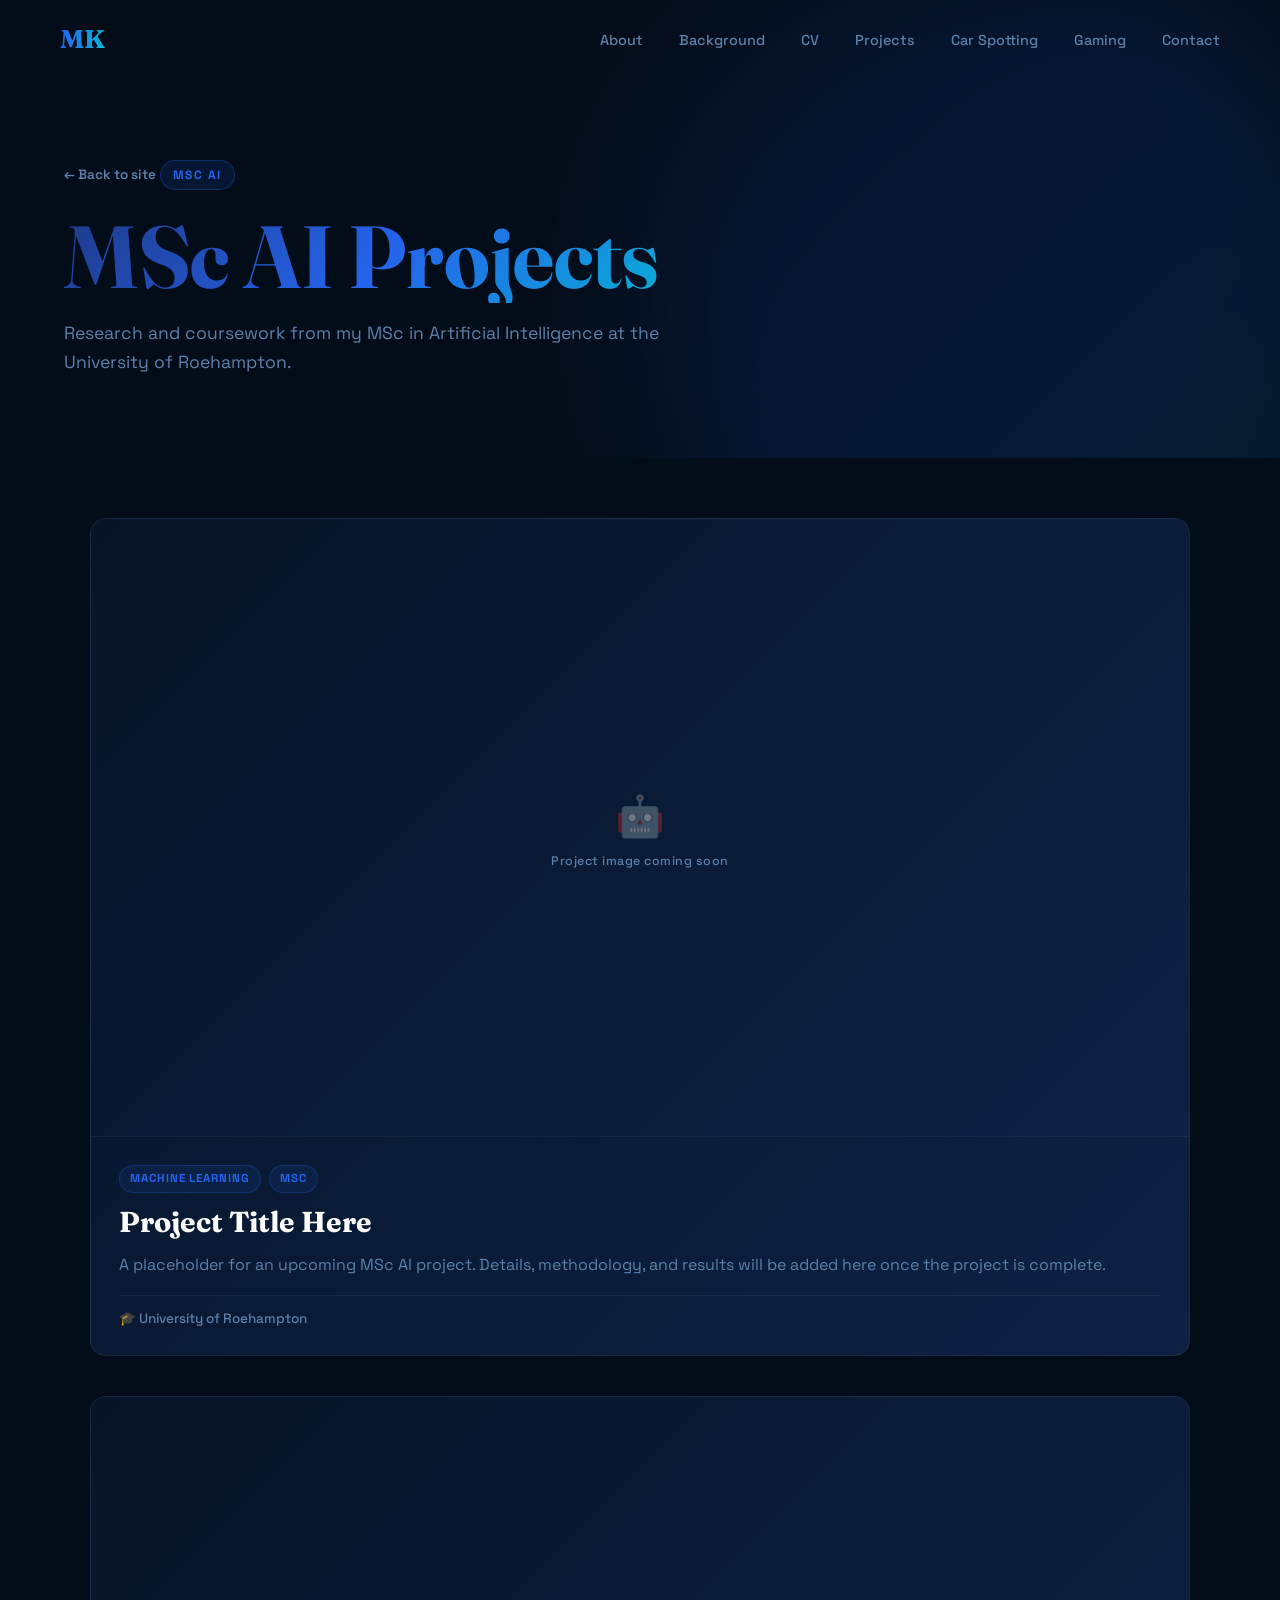
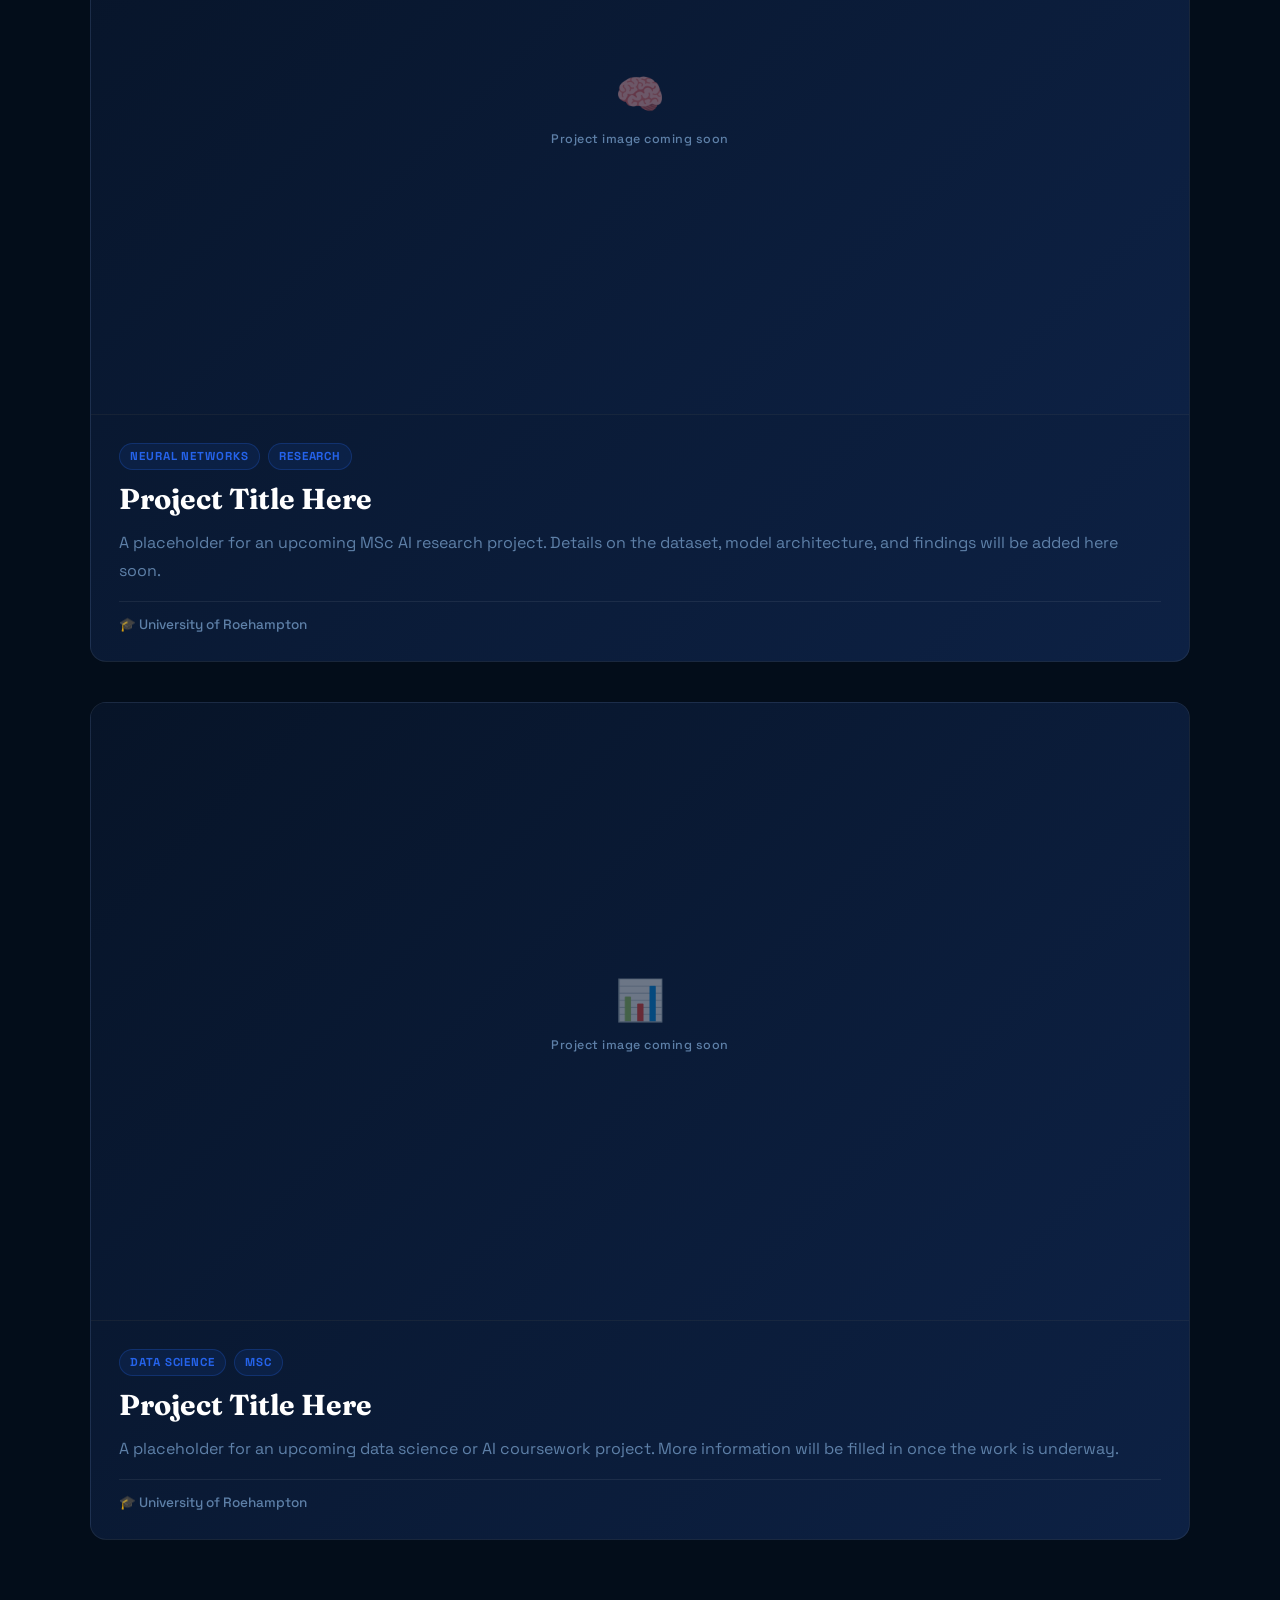
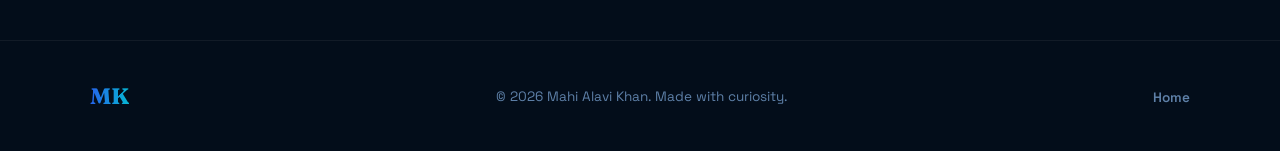
<file: msc-ai-projects.html>
<!DOCTYPE html>
<html lang="en">
<head>
  <meta charset="UTF-8" />
  <meta name="viewport" content="width=device-width, initial-scale=1.0" />
  <title>MSc AI Projects — Mahi Alavi Khan</title>
  <link rel="stylesheet" href="styles.css" />
  <link rel="preconnect" href="https://fonts.googleapis.com" />
  <link rel="preconnect" href="https://fonts.gstatic.com" crossorigin />
  <link href="https://fonts.googleapis.com/css2?family=Space+Grotesk:wght@400;500;700&family=Fraunces:ital,wght@0,700;1,400&display=swap" rel="stylesheet" />
</head>
<body>

  <!-- NAV -->
  <nav id="navbar">
    <a href="index.html" class="logo">MK</a>
    <ul class="nav-links">
      <li><a href="index.html#about">About</a></li>
      <li><a href="index.html#background">Background</a></li>
      <li><a href="cv.html">CV</a></li>
      <li><a href="projects.html">Projects</a></li>
      <li><a href="car-spotting.html">Car Spotting</a></li>
      <li><a href="gaming.html">Gaming</a></li>
      <li><a href="index.html#contact">Contact</a></li>
    </ul>
    <button class="hamburger" id="hamburger" aria-label="Open menu">
      <span></span><span></span><span></span>
    </button>
  </nav>

  <!-- MOBILE MENU -->
  <div class="mobile-menu" id="mobileMenu">
    <button class="close-btn" id="closeMenu" aria-label="Close menu">&times;</button>
    <ul>
      <li><a href="index.html#about" class="mobile-link">About</a></li>
      <li><a href="index.html#background" class="mobile-link">Background</a></li>
      <li><a href="cv.html" class="mobile-link">CV</a></li>
      <li><a href="projects.html" class="mobile-link">Projects</a></li>
      <li><a href="car-spotting.html" class="mobile-link">Car Spotting</a></li>
      <li><a href="gaming.html" class="mobile-link">Gaming</a></li>
      <li><a href="index.html#contact" class="mobile-link">Contact</a></li>
    </ul>
  </div>

  <!-- HERO -->
  <section class="projects-hero">
    <div class="projects-hero-content">
      <a href="index.html" class="back-link">← Back to site</a>
      <span class="section-tag">MSc AI</span>
      <h1 class="projects-title">MSc AI Projects</h1>
      <p class="projects-subtitle">Research and coursework from my MSc in Artificial Intelligence at the University of Roehampton.</p>
    </div>
    <div class="hero-blob" aria-hidden="true"></div>
  </section>

  <!-- PROJECTS GRID -->
  <section class="projects-section">
    <div class="container">
      <div class="projects-grid">

        <!-- PLACEHOLDER 1 -->
        <article class="project-card card-in">
          <div class="project-img-wrap">
            <div class="img-placeholder" style="aspect-ratio: 16/9; display:flex; align-items:center; justify-content:center; background: linear-gradient(135deg, #071428, #0D2144);">
              <div style="text-align:center;">
                <div class="placeholder-icon">🤖</div>
                <div class="placeholder-label">Project image coming soon</div>
              </div>
            </div>
          </div>
          <div class="project-body">
            <div class="project-meta">
              <span class="project-tag">Machine Learning</span>
              <span class="project-tag">MSc</span>
            </div>
            <h2 class="project-name">Project Title Here</h2>
            <p class="project-desc">
              A placeholder for an upcoming MSc AI project. Details, methodology, and results will be added here once the project is complete.
            </p>
            <div class="project-footer">
              <span class="project-venue">🎓 University of Roehampton</span>
            </div>
          </div>
        </article>

        <!-- PLACEHOLDER 2 -->
        <article class="project-card card-in">
          <div class="project-img-wrap">
            <div class="img-placeholder" style="aspect-ratio: 16/9; display:flex; align-items:center; justify-content:center; background: linear-gradient(135deg, #071428, #0D2144);">
              <div style="text-align:center;">
                <div class="placeholder-icon">🧠</div>
                <div class="placeholder-label">Project image coming soon</div>
              </div>
            </div>
          </div>
          <div class="project-body">
            <div class="project-meta">
              <span class="project-tag">Neural Networks</span>
              <span class="project-tag">Research</span>
            </div>
            <h2 class="project-name">Project Title Here</h2>
            <p class="project-desc">
              A placeholder for an upcoming MSc AI research project. Details on the dataset, model architecture, and findings will be added here soon.
            </p>
            <div class="project-footer">
              <span class="project-venue">🎓 University of Roehampton</span>
            </div>
          </div>
        </article>

        <!-- PLACEHOLDER 3 -->
        <article class="project-card card-in">
          <div class="project-img-wrap">
            <div class="img-placeholder" style="aspect-ratio: 16/9; display:flex; align-items:center; justify-content:center; background: linear-gradient(135deg, #071428, #0D2144);">
              <div style="text-align:center;">
                <div class="placeholder-icon">📊</div>
                <div class="placeholder-label">Project image coming soon</div>
              </div>
            </div>
          </div>
          <div class="project-body">
            <div class="project-meta">
              <span class="project-tag">Data Science</span>
              <span class="project-tag">MSc</span>
            </div>
            <h2 class="project-name">Project Title Here</h2>
            <p class="project-desc">
              A placeholder for an upcoming data science or AI coursework project. More information will be filled in once the work is underway.
            </p>
            <div class="project-footer">
              <span class="project-venue">🎓 University of Roehampton</span>
            </div>
          </div>
        </article>

      </div>
    </div>
  </section>

  <!-- FOOTER -->
  <footer class="footer">
    <div class="container footer-inner">
      <p class="footer-logo">MK</p>
      <p class="footer-copy">© 2026 Mahi Alavi Khan. Made with curiosity.</p>
      <div class="footer-links">
        <a href="index.html">Home</a>
      </div>
    </div>
  </footer>

  <script src="script.js"></script>
</body>
</html>
</file>
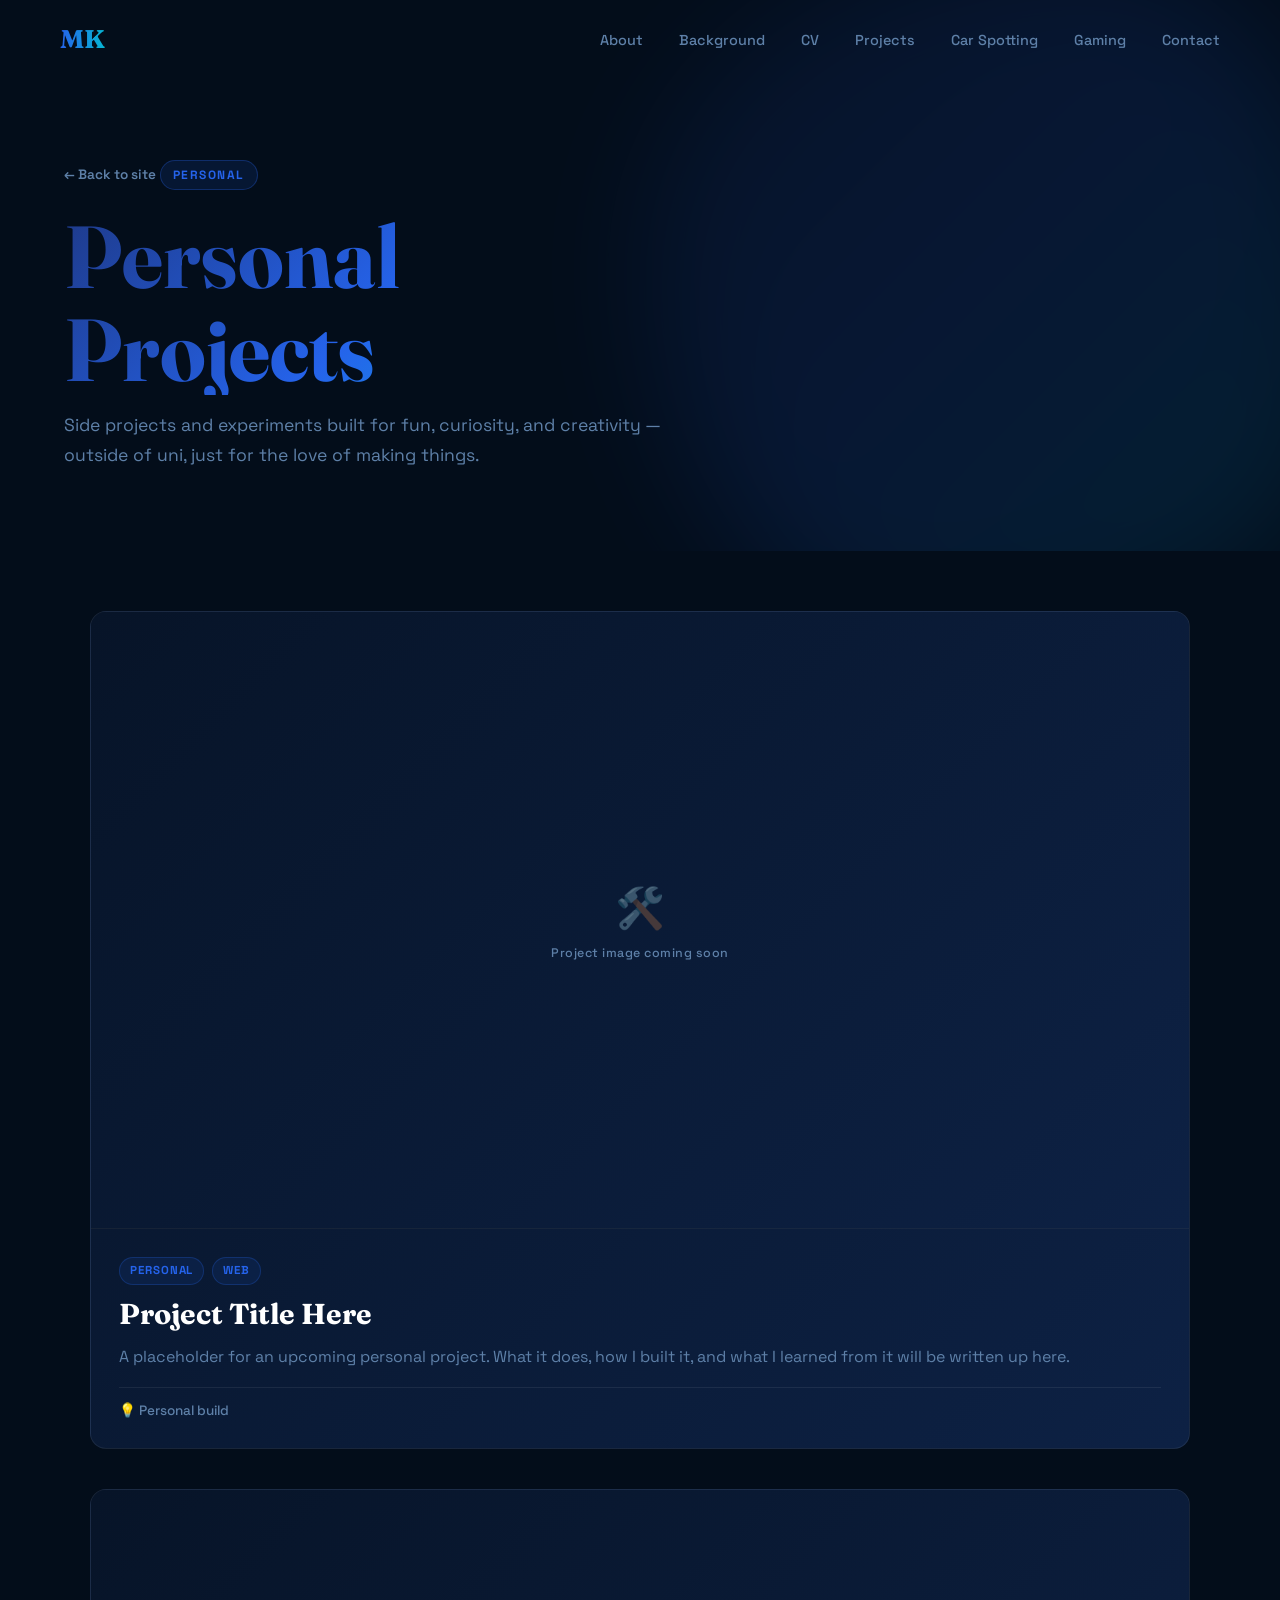
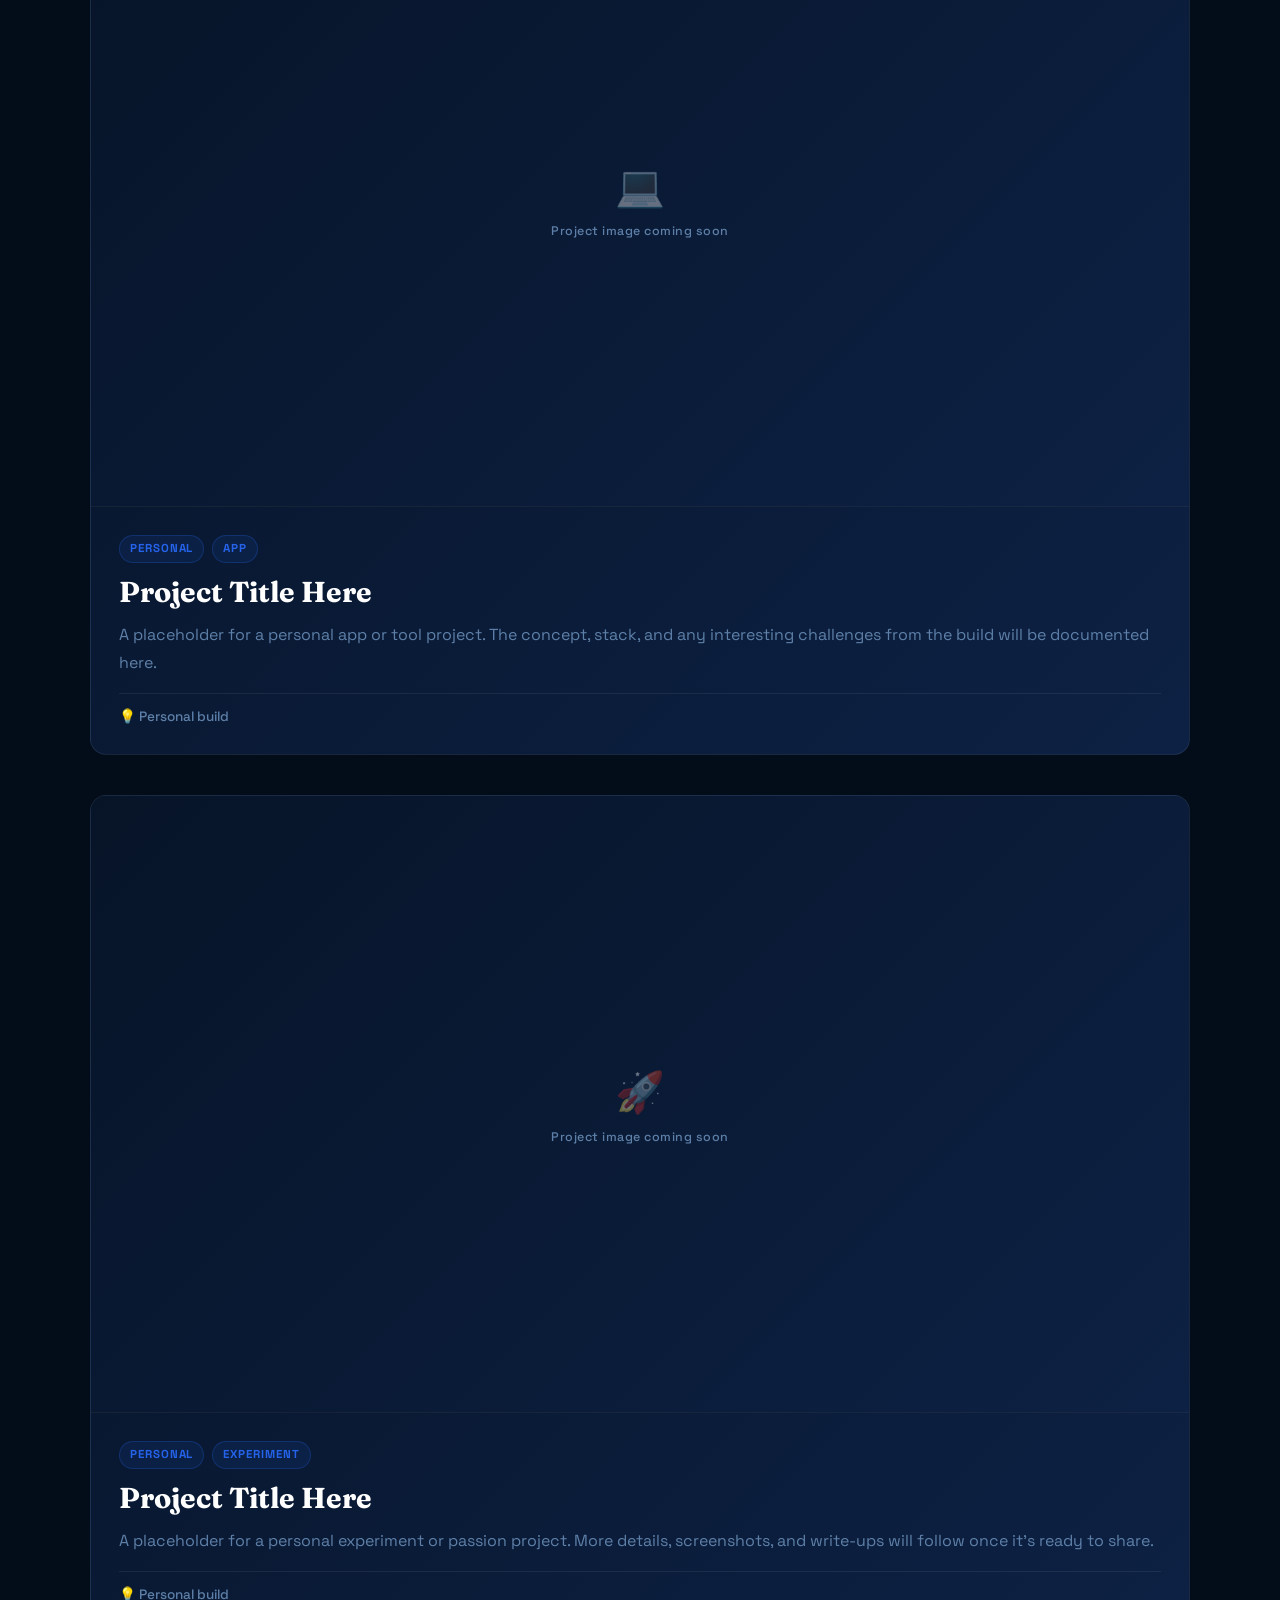
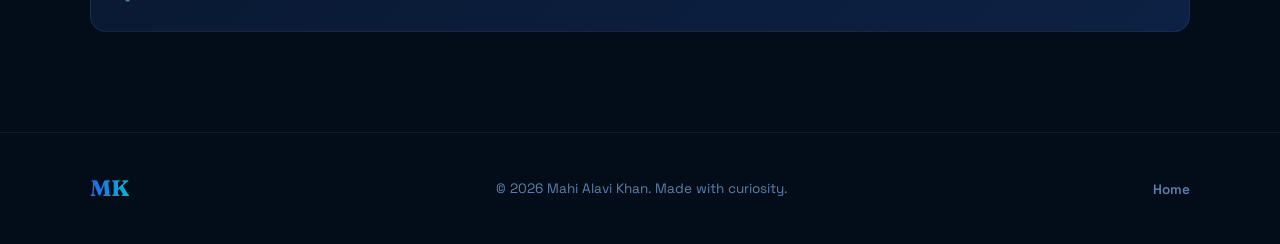
<file: personal-projects.html>
<!DOCTYPE html>
<html lang="en">
<head>
  <meta charset="UTF-8" />
  <meta name="viewport" content="width=device-width, initial-scale=1.0" />
  <title>Personal Projects — Mahi Alavi Khan</title>
  <link rel="stylesheet" href="styles.css" />
  <link rel="preconnect" href="https://fonts.googleapis.com" />
  <link rel="preconnect" href="https://fonts.gstatic.com" crossorigin />
  <link href="https://fonts.googleapis.com/css2?family=Space+Grotesk:wght@400;500;700&family=Fraunces:ital,wght@0,700;1,400&display=swap" rel="stylesheet" />
</head>
<body>

  <!-- NAV -->
  <nav id="navbar">
    <a href="index.html" class="logo">MK</a>
    <ul class="nav-links">
      <li><a href="index.html#about">About</a></li>
      <li><a href="index.html#background">Background</a></li>
      <li><a href="cv.html">CV</a></li>
      <li><a href="projects.html">Projects</a></li>
      <li><a href="car-spotting.html">Car Spotting</a></li>
      <li><a href="gaming.html">Gaming</a></li>
      <li><a href="index.html#contact">Contact</a></li>
    </ul>
    <button class="hamburger" id="hamburger" aria-label="Open menu">
      <span></span><span></span><span></span>
    </button>
  </nav>

  <!-- MOBILE MENU -->
  <div class="mobile-menu" id="mobileMenu">
    <button class="close-btn" id="closeMenu" aria-label="Close menu">&times;</button>
    <ul>
      <li><a href="index.html#about" class="mobile-link">About</a></li>
      <li><a href="index.html#background" class="mobile-link">Background</a></li>
      <li><a href="cv.html" class="mobile-link">CV</a></li>
      <li><a href="projects.html" class="mobile-link">Projects</a></li>
      <li><a href="car-spotting.html" class="mobile-link">Car Spotting</a></li>
      <li><a href="gaming.html" class="mobile-link">Gaming</a></li>
      <li><a href="index.html#contact" class="mobile-link">Contact</a></li>
    </ul>
  </div>

  <!-- HERO -->
  <section class="projects-hero">
    <div class="projects-hero-content">
      <a href="index.html" class="back-link">← Back to site</a>
      <span class="section-tag">Personal</span>
      <h1 class="projects-title">Personal Projects</h1>
      <p class="projects-subtitle">Side projects and experiments built for fun, curiosity, and creativity — outside of uni, just for the love of making things.</p>
    </div>
    <div class="hero-blob" aria-hidden="true"></div>
  </section>

  <!-- PROJECTS GRID -->
  <section class="projects-section">
    <div class="container">
      <div class="projects-grid">

        <!-- PLACEHOLDER 1 -->
        <article class="project-card card-in">
          <div class="project-img-wrap">
            <div class="img-placeholder" style="aspect-ratio: 16/9; display:flex; align-items:center; justify-content:center; background: linear-gradient(135deg, #071428, #0D2144);">
              <div style="text-align:center;">
                <div class="placeholder-icon">🛠️</div>
                <div class="placeholder-label">Project image coming soon</div>
              </div>
            </div>
          </div>
          <div class="project-body">
            <div class="project-meta">
              <span class="project-tag">Personal</span>
              <span class="project-tag">Web</span>
            </div>
            <h2 class="project-name">Project Title Here</h2>
            <p class="project-desc">
              A placeholder for an upcoming personal project. What it does, how I built it, and what I learned from it will be written up here.
            </p>
            <div class="project-footer">
              <span class="project-venue">💡 Personal build</span>
            </div>
          </div>
        </article>

        <!-- PLACEHOLDER 2 -->
        <article class="project-card card-in">
          <div class="project-img-wrap">
            <div class="img-placeholder" style="aspect-ratio: 16/9; display:flex; align-items:center; justify-content:center; background: linear-gradient(135deg, #071428, #0D2144);">
              <div style="text-align:center;">
                <div class="placeholder-icon">💻</div>
                <div class="placeholder-label">Project image coming soon</div>
              </div>
            </div>
          </div>
          <div class="project-body">
            <div class="project-meta">
              <span class="project-tag">Personal</span>
              <span class="project-tag">App</span>
            </div>
            <h2 class="project-name">Project Title Here</h2>
            <p class="project-desc">
              A placeholder for a personal app or tool project. The concept, stack, and any interesting challenges from the build will be documented here.
            </p>
            <div class="project-footer">
              <span class="project-venue">💡 Personal build</span>
            </div>
          </div>
        </article>

        <!-- PLACEHOLDER 3 -->
        <article class="project-card card-in">
          <div class="project-img-wrap">
            <div class="img-placeholder" style="aspect-ratio: 16/9; display:flex; align-items:center; justify-content:center; background: linear-gradient(135deg, #071428, #0D2144);">
              <div style="text-align:center;">
                <div class="placeholder-icon">🚀</div>
                <div class="placeholder-label">Project image coming soon</div>
              </div>
            </div>
          </div>
          <div class="project-body">
            <div class="project-meta">
              <span class="project-tag">Personal</span>
              <span class="project-tag">Experiment</span>
            </div>
            <h2 class="project-name">Project Title Here</h2>
            <p class="project-desc">
              A placeholder for a personal experiment or passion project. More details, screenshots, and write-ups will follow once it's ready to share.
            </p>
            <div class="project-footer">
              <span class="project-venue">💡 Personal build</span>
            </div>
          </div>
        </article>

      </div>
    </div>
  </section>

  <!-- FOOTER -->
  <footer class="footer">
    <div class="container footer-inner">
      <p class="footer-logo">MK</p>
      <p class="footer-copy">© 2026 Mahi Alavi Khan. Made with curiosity.</p>
      <div class="footer-links">
        <a href="index.html">Home</a>
      </div>
    </div>
  </footer>

  <script src="script.js"></script>
</body>
</html>
</file>
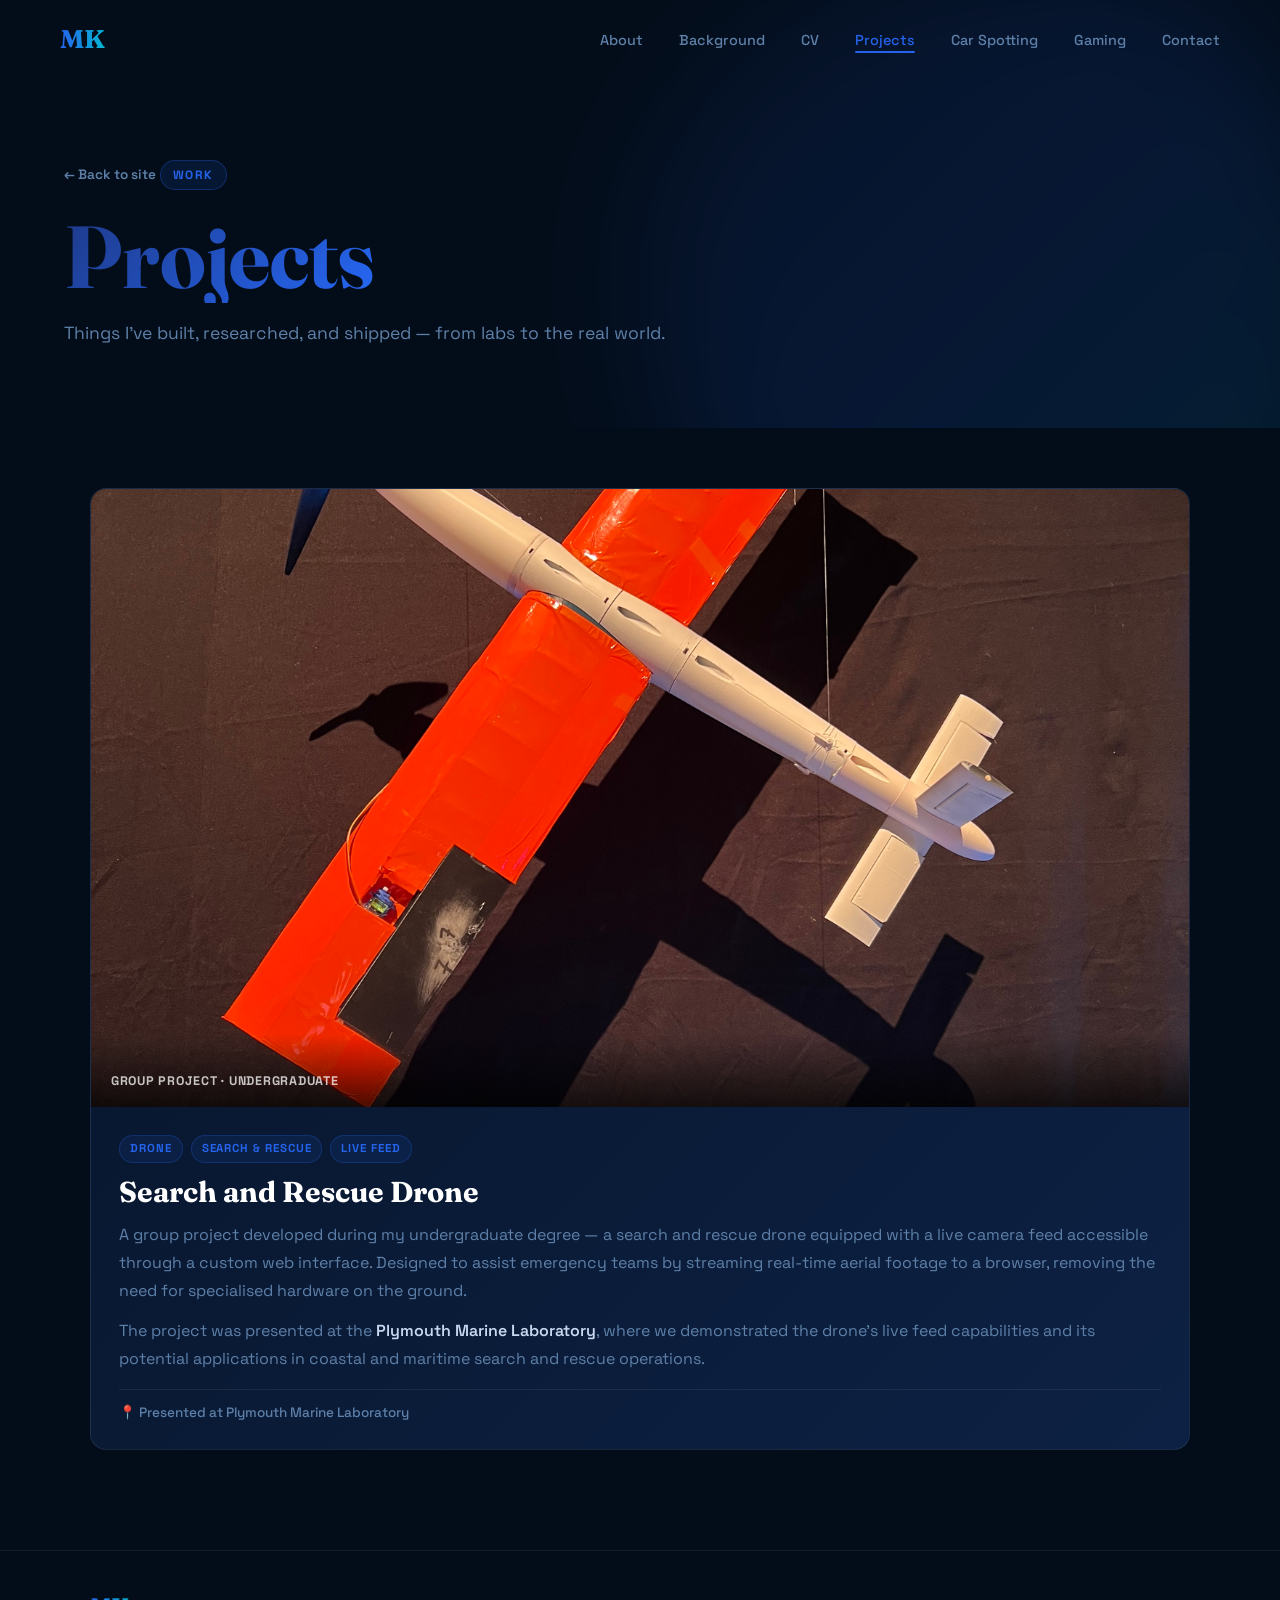
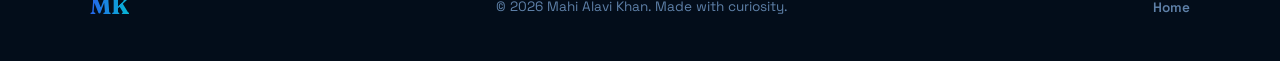
<file: projects.html>
<!DOCTYPE html>
<html lang="en">
<head>
  <meta charset="UTF-8" />
  <meta name="viewport" content="width=device-width, initial-scale=1.0" />
  <title>Projects — Mahi Alavi Khan</title>
  <link rel="stylesheet" href="styles.css" />
  <link rel="preconnect" href="https://fonts.googleapis.com" />
  <link rel="preconnect" href="https://fonts.gstatic.com" crossorigin />
  <link href="https://fonts.googleapis.com/css2?family=Space+Grotesk:wght@400;500;700&family=Fraunces:ital,wght@0,700;1,400&display=swap" rel="stylesheet" />
</head>
<body>

  <!-- NAV -->
  <nav id="navbar">
    <a href="index.html" class="logo">MK</a>
    <ul class="nav-links">
      <li><a href="index.html#about">About</a></li>
      <li><a href="index.html#background">Background</a></li>
      <li><a href="cv.html">CV</a></li>
      <li><a href="projects.html" class="nav-active">Projects</a></li>
      <li><a href="car-spotting.html">Car Spotting</a></li>
      <li><a href="gaming.html">Gaming</a></li>
      <li><a href="index.html#contact">Contact</a></li>
    </ul>
    <button class="hamburger" id="hamburger" aria-label="Open menu">
      <span></span><span></span><span></span>
    </button>
  </nav>

  <!-- MOBILE MENU -->
  <div class="mobile-menu" id="mobileMenu">
    <button class="close-btn" id="closeMenu" aria-label="Close menu">&times;</button>
    <ul>
      <li><a href="index.html#about" class="mobile-link">About</a></li>
      <li><a href="index.html#background" class="mobile-link">Background</a></li>
      <li><a href="cv.html" class="mobile-link">CV</a></li>
      <li><a href="projects.html" class="mobile-link">Projects</a></li>
      <li><a href="car-spotting.html" class="mobile-link">Car Spotting</a></li>
      <li><a href="gaming.html" class="mobile-link">Gaming</a></li>
      <li><a href="index.html#contact" class="mobile-link">Contact</a></li>
    </ul>
  </div>

  <!-- HERO -->
  <section class="projects-hero">
    <div class="projects-hero-content">
      <a href="index.html" class="back-link">← Back to site</a>
      <span class="section-tag">Work</span>
      <h1 class="projects-title">Projects</h1>
      <p class="projects-subtitle">Things I've built, researched, and shipped — from labs to the real world.</p>
    </div>
    <div class="hero-blob" aria-hidden="true"></div>
  </section>

  <!-- PROJECTS GRID -->
  <section class="projects-section">
    <div class="container">
      <div class="projects-grid">

        <!-- BACHDRONE -->
        <article class="project-card">
          <div class="project-img-wrap">
            <img src="CarImages/BACHDRONE.jpg" alt="Search and Rescue Drone — Search and Rescue Drone" />
            <div class="project-img-overlay">
              <span class="project-overlay-label">Group Project · Undergraduate</span>
            </div>
          </div>
          <div class="project-body">
            <div class="project-meta">
              <span class="project-tag">Drone</span>
              <span class="project-tag">Search &amp; Rescue</span>
              <span class="project-tag">Live Feed</span>
            </div>
            <h2 class="project-name">Search and Rescue Drone</h2>
            <p class="project-desc">
              A group project developed during my undergraduate degree — a search and rescue drone
              equipped with a live camera feed accessible through a custom web interface. Designed to
              assist emergency teams by streaming real-time aerial footage to a browser, removing the
              need for specialised hardware on the ground.
            </p>
            <p class="project-desc">
              The project was presented at the <strong>Plymouth Marine Laboratory</strong>, where we
              demonstrated the drone's live feed capabilities and its potential applications in coastal
              and maritime search and rescue operations.
            </p>
            <div class="project-footer">
              <span class="project-venue">📍 Presented at Plymouth Marine Laboratory</span>
            </div>
          </div>
        </article>

      </div>
    </div>
  </section>

  <!-- FOOTER -->
  <footer class="footer">
    <div class="container footer-inner">
      <p class="footer-logo">MK</p>
      <p class="footer-copy">© 2026 Mahi Alavi Khan. Made with curiosity.</p>
      <div class="footer-links">
        <a href="index.html">Home</a>
      </div>
    </div>
  </footer>

  <script src="script.js"></script>
</body>
</html>
</file>
<file: styles.css>
/* ===== RESET & BASE ===== */
*, *::before, *::after { box-sizing: border-box; margin: 0; padding: 0; }

:root {
  --pink:    #2563EB;
  --purple:  #1E40AF;
  --orange:  #06B6D4;
  --yellow:  #60A5FA;
  --cyan:    #38BDF8;
  --dark:    #030D1A;
  --dark2:   #071428;
  --light:   #EEF4FF;
  --white:   #FFFFFF;
  --text:    #C8D8F0;
  --muted:   #5E80A8;

  --grad-hero:   linear-gradient(135deg, #1E3A8A 0%, #2563EB 50%, #06B6D4 100%);
  --grad-card:   linear-gradient(135deg, #071428, #0D2144);
  --grad-accent: linear-gradient(90deg, var(--pink), var(--orange));

  --radius: 16px;
  --radius-sm: 8px;
  --shadow: 0 8px 32px rgba(37,99,235,0.25);
  --shadow-lg: 0 20px 60px rgba(37,99,235,0.35);
  --transition: 0.3s cubic-bezier(0.4,0,0.2,1);
}

html { scroll-behavior: smooth; }

body {
  font-family: 'Space Grotesk', sans-serif;
  background: var(--dark);
  color: var(--text);
  line-height: 1.7;
  overflow-x: hidden;
}

em { font-family: 'Fraunces', serif; font-style: italic; color: var(--pink); }

a { color: inherit; text-decoration: none; }

img { max-width: 100%; display: block; }

/* ===== UTILITIES ===== */
.container {
  width: min(1100px, 92vw);
  margin-inline: auto;
}

.section { padding: 100px 0; }

.section-tag {
  display: inline-block;
  font-size: 0.75rem;
  font-weight: 700;
  letter-spacing: 0.12em;
  text-transform: uppercase;
  color: var(--pink);
  background: rgba(37,99,235,0.12);
  border: 1px solid rgba(37,99,235,0.3);
  padding: 4px 12px;
  border-radius: 100px;
  margin-bottom: 16px;
}

.section-title {
  font-family: 'Fraunces', serif;
  font-size: clamp(2rem, 5vw, 3.2rem);
  font-weight: 700;
  color: var(--white);
  line-height: 1.15;
  margin-bottom: 16px;
}

.section-desc {
  font-size: 1.1rem;
  color: var(--muted);
  max-width: 480px;
  margin-bottom: 48px;
}

.section-header {
  text-align: center;
  margin-bottom: 56px;
}

.section-header .section-desc { margin-inline: auto; }

/* ===== BUTTONS ===== */
.btn {
  display: inline-flex;
  align-items: center;
  gap: 6px;
  padding: 14px 28px;
  border-radius: 100px;
  font-family: inherit;
  font-size: 0.95rem;
  font-weight: 700;
  cursor: pointer;
  transition: transform var(--transition), box-shadow var(--transition), opacity var(--transition);
  border: none;
  text-decoration: none;
}

.btn:hover { transform: translateY(-2px); }
.btn:active { transform: translateY(0); }

.btn-primary {
  background: var(--grad-accent);
  color: var(--white);
  box-shadow: 0 4px 20px rgba(37,99,235,0.4);
}
.btn-primary:hover { box-shadow: 0 8px 30px rgba(37,99,235,0.55); }

.btn-outline {
  background: transparent;
  color: var(--white);
  border: 2px solid rgba(255,255,255,0.25);
}
.btn-outline:hover { border-color: var(--pink); color: var(--pink); }

.btn-full { width: 100%; justify-content: center; }

/* ===== NAVBAR ===== */
#navbar {
  position: fixed;
  top: 0; left: 0; right: 0;
  z-index: 100;
  display: flex;
  align-items: center;
  justify-content: space-between;
  padding: 18px min(5vw, 60px);
  background: rgba(13,13,13,0);
  backdrop-filter: blur(0px);
  transition: background var(--transition), backdrop-filter var(--transition), padding var(--transition);
}

#navbar.scrolled {
  background: rgba(13,13,13,0.85);
  backdrop-filter: blur(20px);
  padding-top: 12px;
  padding-bottom: 12px;
  border-bottom: 1px solid rgba(255,255,255,0.06);
}

.logo {
  font-family: 'Fraunces', serif;
  font-size: 1.6rem;
  font-weight: 700;
  background: var(--grad-accent);
  -webkit-background-clip: text;
  -webkit-text-fill-color: transparent;
  background-clip: text;
}

.nav-links {
  display: flex;
  list-style: none;
  gap: 36px;
}

.nav-links a {
  font-size: 0.9rem;
  font-weight: 500;
  color: var(--muted);
  transition: color var(--transition);
  position: relative;
}

.nav-links a::after {
  content: '';
  position: absolute;
  bottom: -4px; left: 0;
  width: 0; height: 2px;
  background: var(--pink);
  transition: width var(--transition);
  border-radius: 2px;
}

.nav-links a:hover { color: var(--white); }
.nav-links a:hover::after { width: 100%; }

.hamburger {
  display: none;
  flex-direction: column;
  gap: 5px;
  background: none;
  border: none;
  cursor: pointer;
  padding: 4px;
}
.hamburger span {
  display: block;
  width: 24px; height: 2px;
  background: var(--white);
  border-radius: 2px;
  transition: var(--transition);
}

/* ===== MOBILE MENU ===== */
.mobile-menu {
  position: fixed;
  inset: 0;
  z-index: 200;
  background: var(--dark2);
  display: flex;
  flex-direction: column;
  align-items: center;
  justify-content: center;
  gap: 32px;
  transform: translateX(100%);
  transition: transform var(--transition);
}

.mobile-menu.open { transform: translateX(0); }

.mobile-menu ul { list-style: none; text-align: center; }
.mobile-menu ul li + li { margin-top: 28px; }

.mobile-link {
  font-family: 'Fraunces', serif;
  font-size: 2.4rem;
  font-weight: 700;
  color: var(--white);
  transition: color var(--transition);
}
.mobile-link:hover { color: var(--pink); }

.close-btn {
  position: absolute;
  top: 24px; right: 24px;
  background: none;
  border: none;
  color: var(--white);
  font-size: 2.5rem;
  cursor: pointer;
  line-height: 1;
}

/* ===== HERO ===== */
.hero {
  position: relative;
  min-height: 100svh;
  display: flex;
  align-items: center;
  padding: 120px min(5vw, 80px) 80px;
  overflow: hidden;
}

.hero-inner {
  position: relative;
  z-index: 2;
  display: flex;
  align-items: center;
  gap: 64px;
  width: 100%;
}

.hero-content {
  flex: 1;
  min-width: 0;
}

.hero-photo {
  flex-shrink: 0;
  width: 300px;
  height: 300px;
  border-radius: 50%;
  background: var(--grad-hero);
  padding: 4px;
  box-shadow: var(--shadow-lg), 0 0 60px rgba(37,99,235,0.25);
  animation: float 6s ease-in-out infinite;
}

.hero-photo img {
  width: 100%;
  height: 100%;
  object-fit: cover;
  object-position: top;
  border-radius: 50%;
  display: block;
}

@media (max-width: 768px) {
  .hero-inner {
    flex-direction: column-reverse;
    gap: 36px;
    text-align: center;
  }
  .hero-photo {
    width: 180px;
    height: 180px;
  }
  .hero-cta { justify-content: center; }
}

.eyebrow {
  font-size: 1rem;
  font-weight: 500;
  color: var(--cyan);
  letter-spacing: 0.05em;
  margin-bottom: 12px;
}

.hero-title {
  font-family: 'Fraunces', serif;
  font-size: clamp(3.5rem, 10vw, 7rem);
  font-weight: 700;
  color: var(--white);
  line-height: 1.0;
  margin-bottom: 16px;
  background: var(--grad-hero);
  -webkit-background-clip: text;
  -webkit-text-fill-color: transparent;
  background-clip: text;
}

.hero-subtitle {
  font-size: 1.1rem;
  font-weight: 500;
  color: var(--muted);
  letter-spacing: 0.08em;
  text-transform: uppercase;
  margin-bottom: 24px;
}

.hero-desc {
  font-size: 1.15rem;
  color: var(--text);
  opacity: 0.85;
  max-width: 520px;
  margin-bottom: 40px;
}

.hero-cta { display: flex; gap: 16px; flex-wrap: wrap; }

/* Hero decorative shapes */
.hero-blob {
  position: absolute;
  top: -10%; right: -5%;
  width: 55vw; height: 55vw;
  max-width: 700px; max-height: 700px;
  border-radius: 60% 40% 55% 45% / 45% 55% 40% 60%;
  background: var(--grad-hero);
  opacity: 0.12;
  filter: blur(60px);
  animation: blobMorph 10s ease-in-out infinite alternate;
  z-index: 0;
}

@keyframes blobMorph {
  from { border-radius: 60% 40% 55% 45% / 45% 55% 40% 60%; }
  to   { border-radius: 40% 60% 45% 55% / 55% 45% 60% 40%; }
}

.hero-shapes { position: absolute; inset: 0; pointer-events: none; z-index: 1; }

.shape {
  position: absolute;
  border-radius: 50%;
  opacity: 0.6;
}

.shape-1 {
  width: 12px; height: 12px;
  background: var(--yellow);
  top: 20%; right: 25%;
  animation: float 6s ease-in-out infinite;
}

.shape-2 {
  width: 20px; height: 20px;
  background: var(--cyan);
  top: 60%; right: 35%;
  animation: float 8s ease-in-out infinite reverse;
}

.shape-3 {
  width: 8px; height: 8px;
  background: var(--pink);
  top: 40%; right: 15%;
  animation: float 5s ease-in-out infinite 1s;
}

@keyframes float {
  0%, 100% { transform: translateY(0); }
  50%       { transform: translateY(-20px); }
}

/* ===== ABOUT ===== */
.about { background: var(--dark2); }

.about-grid {
  display: grid;
  grid-template-columns: 320px 1fr;
  gap: 72px;
  align-items: center;
}

.about-image-wrap {
  position: relative;
}

.about-photo {
  width: 100%;
  aspect-ratio: 1;
  border-radius: var(--radius);
  object-fit: cover;
  object-position: top;
  box-shadow: var(--shadow-lg);
  display: block;
}

.about-badge {
  position: absolute;
  bottom: -16px; right: -16px;
  background: var(--yellow);
  color: var(--dark);
  font-size: 0.8rem;
  font-weight: 700;
  padding: 8px 16px;
  border-radius: 100px;
  white-space: nowrap;
  box-shadow: var(--shadow);
}

.about-text p {
  color: var(--muted);
  margin-bottom: 16px;
  font-size: 1.05rem;
}

.tags { display: flex; flex-wrap: wrap; gap: 10px; margin-top: 28px; }

.tag {
  background: rgba(255,255,255,0.05);
  border: 1px solid rgba(255,255,255,0.1);
  color: var(--text);
  padding: 6px 14px;
  border-radius: 100px;
  font-size: 0.85rem;
  font-weight: 500;
  transition: background var(--transition), border-color var(--transition);
}
.tag:hover { background: rgba(37,99,235,0.15); border-color: var(--pink); }

/* ===== BACKGROUND ===== */
.background { background: var(--dark); }

.background-wrap {
  max-width: 680px;
}

.background-wrap h2 {
  margin-bottom: 28px;
}

.background-wrap p {
  font-size: 1.1rem;
  color: var(--muted);
  line-height: 1.8;
  margin-bottom: 20px;
}

.background-wrap p:last-child { margin-bottom: 0; }

.blog-grid {
  display: grid;
  grid-template-columns: repeat(3, 1fr);
  grid-auto-rows: auto;
  gap: 24px;
}

.blog-card {
  background: var(--grad-card);
  border: 1px solid rgba(255,255,255,0.07);
  border-radius: var(--radius);
  padding: 32px;
  display: flex;
  flex-direction: column;
  gap: 12px;
  transition: transform var(--transition), box-shadow var(--transition), border-color var(--transition);
  position: relative;
  overflow: hidden;
}

.blog-card::before {
  content: '';
  position: absolute;
  inset: 0;
  background: var(--grad-accent);
  opacity: 0;
  transition: opacity var(--transition);
  pointer-events: none;
}

.blog-card:hover {
  transform: translateY(-6px);
  box-shadow: var(--shadow-lg);
  border-color: rgba(37,99,235,0.3);
}

.blog-card:hover::before { opacity: 0.04; }

.blog-card.featured {
  grid-column: 1 / -1;
  flex-direction: row;
  align-items: flex-start;
  gap: 40px;
  background: linear-gradient(135deg, #071428, #0D2144);
  border-color: rgba(37,99,235,0.2);
}

.blog-card.featured .card-title {
  font-size: 1.6rem;
}

.card-tag {
  display: inline-block;
  background: var(--grad-accent);
  color: white;
  font-size: 0.7rem;
  font-weight: 700;
  letter-spacing: 0.1em;
  text-transform: uppercase;
  padding: 3px 10px;
  border-radius: 100px;
  align-self: flex-start;
}

.card-meta {
  font-size: 0.8rem;
  color: var(--muted);
  font-weight: 500;
  letter-spacing: 0.03em;
}

.card-title {
  font-family: 'Fraunces', serif;
  font-size: 1.2rem;
  font-weight: 700;
  color: var(--white);
  line-height: 1.3;
}

.card-excerpt {
  font-size: 0.95rem;
  color: var(--muted);
  line-height: 1.65;
  flex: 1;
}

.card-link {
  font-size: 0.9rem;
  font-weight: 700;
  color: var(--pink);
  transition: gap var(--transition);
  margin-top: auto;
  align-self: flex-start;
}

.card-link:hover { letter-spacing: 0.02em; }

.cta-card {
  background: var(--grad-hero);
  border: none;
  justify-content: center;
  align-items: flex-start;
  text-align: left;
}

.cta-card h3 {
  font-family: 'Fraunces', serif;
  font-size: 1.5rem;
  color: var(--white);
}

.cta-card p { color: rgba(255,255,255,0.8); font-size: 0.95rem; }

.cta-card .btn-primary {
  background: white;
  color: var(--dark);
  box-shadow: none;
}
.cta-card .btn-primary:hover {
  box-shadow: 0 8px 30px rgba(0,0,0,0.2);
}

/* ===== CONTACT ===== */
.contact { background: var(--dark2); }


/* Contact simple layout */
.contact-simple-header {
  text-align: center;
  margin-bottom: 32px;
}

.contact-simple-header .section-desc {
  margin-inline: auto;
}

.contact-plain {
  text-align: center;
  display: flex;
  flex-direction: column;
  gap: 12px;
}

.contact-plain p {
  font-size: 1.05rem;
  color: var(--muted);
}

.contact-plain a {
  color: var(--cyan);
  font-weight: 600;
  text-decoration: underline;
  text-decoration-color: rgba(56,189,248,0.5);
  text-underline-offset: 3px;
  transition: color var(--transition), text-decoration-color var(--transition);
}

.contact-plain a:hover {
  color: var(--white);
  text-decoration-color: var(--white);
}

/* ===== FOOTER ===== */
.footer {
  background: var(--dark);
  border-top: 1px solid rgba(255,255,255,0.06);
  padding: 36px 0;
}

.footer-inner {
  display: flex;
  align-items: center;
  justify-content: space-between;
  gap: 16px;
  flex-wrap: wrap;
}

.footer-logo {
  font-family: 'Fraunces', serif;
  font-size: 1.4rem;
  font-weight: 700;
  background: var(--grad-accent);
  -webkit-background-clip: text;
  -webkit-text-fill-color: transparent;
  background-clip: text;
}

.footer-copy {
  font-size: 0.85rem;
  color: var(--muted);
}

.footer-links a {
  font-size: 0.85rem;
  color: var(--muted);
  font-weight: 600;
  transition: color var(--transition);
}
.footer-links a:hover { color: var(--pink); }

/* ===== SCROLL REVEAL ===== */
.reveal {
  opacity: 0;
  transform: translateY(30px);
  transition: opacity 0.6s ease, transform 0.6s ease;
}

.reveal.visible {
  opacity: 1;
  transform: translateY(0);
}

/* ===== RESPONSIVE ===== */
@media (max-width: 900px) {
  .about-grid {
    grid-template-columns: 1fr;
    gap: 48px;
  }
  .about-image-placeholder {
    max-width: 260px;
    margin-inline: auto;
  }

  .blog-grid {
    grid-template-columns: 1fr 1fr;
  }

  .blog-card.featured {
    flex-direction: column;
    gap: 16px;
  }

  .contact-wrap {
    grid-template-columns: 1fr;
    gap: 48px;
  }
}

@media (max-width: 640px) {
  .nav-links { display: none; }
  .hamburger { display: flex; }

  .section { padding: 72px 0; }

  .blog-grid { grid-template-columns: 1fr; }

  .hero { padding: 100px 6vw 60px; }

  .contact-form { padding: 24px; }

  .footer-inner { flex-direction: column; text-align: center; }
}

/* ===== NAV ACTIVE STATE ===== */
.nav-active {
  color: var(--pink) !important;
}
.nav-active::after {
  width: 100% !important;
}

/* ===== CAR SPOTTING TEASER (homepage) ===== */
.carspot-teaser { background: var(--dark); }

.carspot-teaser-inner {
  display: grid;
  grid-template-columns: 1fr auto;
  gap: 64px;
  align-items: center;
}

.carspot-teaser-text p {
  color: var(--muted);
  font-size: 1.05rem;
  max-width: 480px;
  margin-bottom: 32px;
}

.carspot-teaser-card {
  display: flex;
  flex-direction: column;
  align-items: center;
  justify-content: center;
  gap: 12px;
  width: 220px;
  aspect-ratio: 1;
  background: var(--grad-card);
  border: 1px solid rgba(255,255,255,0.08);
  border-radius: var(--radius);
  cursor: pointer;
  text-decoration: none;
  transition: transform var(--transition), box-shadow var(--transition), border-color var(--transition);
}

.carspot-teaser-card:hover {
  transform: translateY(-6px) scale(1.03);
  box-shadow: var(--shadow-lg);
  border-color: rgba(37,99,235,0.3);
}

.carspot-icon { font-size: 3.5rem; }

.carspot-card-label {
  font-size: 0.85rem;
  font-weight: 700;
  color: var(--pink);
  letter-spacing: 0.04em;
}

@media (max-width: 640px) {
  .carspot-teaser-inner {
    grid-template-columns: 1fr;
    gap: 32px;
  }
  .carspot-teaser-card { width: 100%; aspect-ratio: 2 / 1; }
}

/* ===== CAR SPOTTING GALLERY PAGE ===== */
.gallery-hero {
  position: relative;
  padding: 160px min(5vw, 80px) 80px;
  overflow: hidden;
}

.gallery-hero-content {
  position: relative;
  z-index: 2;
  max-width: 640px;
}

.back-link {
  display: inline-block;
  font-size: 0.85rem;
  font-weight: 600;
  color: var(--muted);
  margin-bottom: 24px;
  transition: color var(--transition);
}
.back-link:hover { color: var(--white); }

.gallery-title {
  font-family: 'Fraunces', serif;
  font-size: clamp(3rem, 8vw, 5.5rem);
  font-weight: 700;
  color: var(--white);
  line-height: 1.05;
  margin-bottom: 16px;
  background: var(--grad-hero);
  -webkit-background-clip: text;
  -webkit-text-fill-color: transparent;
  background-clip: text;
}

.gallery-subtitle {
  font-size: 1.1rem;
  color: var(--muted);
}

/* Gallery section */
.gallery-section {
  background: var(--dark);
  padding: 60px 0 100px;
}

/* Filter bar */
.filter-bar {
  display: flex;
  gap: 10px;
  flex-wrap: wrap;
  margin-bottom: 48px;
}

.filter-btn {
  background: rgba(255,255,255,0.05);
  border: 1px solid rgba(255,255,255,0.1);
  color: var(--muted);
  font-family: inherit;
  font-size: 0.85rem;
  font-weight: 600;
  padding: 8px 20px;
  border-radius: 100px;
  cursor: pointer;
  transition: background var(--transition), border-color var(--transition), color var(--transition);
}

.filter-btn:hover {
  border-color: var(--pink);
  color: var(--white);
}

.filter-btn.active {
  background: var(--grad-accent);
  border-color: transparent;
  color: var(--white);
}

/* Gallery grid */
.gallery-grid {
  display: grid;
  grid-template-columns: repeat(3, 1fr);
  gap: 24px;
}

@media (max-width: 900px) { .gallery-grid { grid-template-columns: repeat(2, 1fr); } }
@media (max-width: 500px)  { .gallery-grid { grid-template-columns: 1fr; } }

/* Gallery card */
.gallery-card {
  background: var(--grad-card);
  border: 1px solid rgba(255,255,255,0.07);
  border-radius: var(--radius);
  overflow: hidden;
  cursor: pointer;
  opacity: 0;
  transform: translateY(24px);
  transition: transform var(--transition), box-shadow var(--transition), border-color var(--transition), opacity 0.4s ease;
}

.gallery-card.card-in {
  opacity: 1;
  transform: translateY(0);
}

.gallery-card:hover {
  transform: translateY(-6px);
  box-shadow: var(--shadow-lg);
  border-color: rgba(37,99,235,0.3);
}

.gallery-img-wrap {
  width: 100%;
  aspect-ratio: 4 / 3;
  overflow: hidden;
  background: #111;
}

.gallery-img-wrap img {
  width: 100%;
  height: 100%;
  object-fit: cover;
  display: block;
  transition: transform 0.5s ease;
}

.gallery-card:hover .gallery-img-wrap img {
  transform: scale(1.06);
}

/* Placeholder for cards without a photo yet */
.img-placeholder {
  width: 100%;
  height: 100%;
  display: flex;
  flex-direction: column;
  align-items: center;
  justify-content: center;
  gap: 10px;
  background: rgba(255,255,255,0.03);
  border-bottom: 1px solid rgba(255,255,255,0.06);
}

.placeholder-icon { font-size: 2.5rem; opacity: 0.4; }

.placeholder-label {
  font-size: 0.78rem;
  color: var(--muted);
  font-weight: 500;
  letter-spacing: 0.04em;
}

/* Video cards */
.gallery-img-wrap video {
  width: 100%;
  height: 100%;
  object-fit: cover;
  display: block;
  transition: transform 0.5s ease;
}

.gallery-card:hover .gallery-img-wrap video {
  transform: scale(1.04);
}

.play-overlay {
  position: absolute;
  inset: 0;
  display: flex;
  align-items: center;
  justify-content: center;
  background: rgba(0,0,0,0.3);
  transition: background var(--transition), opacity var(--transition);
}

.gallery-card:hover .play-overlay {
  background: rgba(0,0,0,0.1);
}

.play-icon {
  width: 52px;
  height: 52px;
  border-radius: 50%;
  background: rgba(255,255,255,0.15);
  backdrop-filter: blur(8px);
  border: 2px solid rgba(255,255,255,0.4);
  display: flex;
  align-items: center;
  justify-content: center;
  font-size: 1.1rem;
  color: white;
  padding-left: 4px;
  transition: background var(--transition), transform var(--transition);
}

.gallery-card:hover .play-icon {
  background: var(--pink);
  border-color: var(--pink);
  transform: scale(1.12);
}

/* gallery-img-wrap needs position:relative for overlay */
.gallery-img-wrap { position: relative; }

/* Card info */
.gallery-card-info {
  display: flex;
  flex-direction: column;
  gap: 4px;
  padding: 16px 20px;
}

.card-car-name {
  font-family: 'Fraunces', serif;
  font-size: 1.05rem;
  font-weight: 700;
  color: var(--white);
}

.card-car-detail {
  font-size: 0.8rem;
  color: var(--muted);
  font-weight: 500;
}

.card-location {
  font-size: 0.78rem;
  color: var(--muted);
  margin-top: 2px;
}

/* Empty state */
.gallery-empty {
  text-align: center;
  padding: 80px 0;
  color: var(--muted);
}

.gallery-empty span { font-size: 3rem; display: block; margin-bottom: 16px; }
.gallery-empty p { font-size: 1rem; }

/* ===== LIGHTBOX ===== */
.lightbox {
  position: fixed;
  inset: 0;
  z-index: 300;
  background: rgba(0,0,0,0.92);
  display: flex;
  align-items: center;
  justify-content: center;
  backdrop-filter: blur(8px);
  padding: 24px;
}

.lightbox[hidden] { display: none; }

.lightbox-content {
  max-width: 900px;
  width: 100%;
  display: flex;
  flex-direction: column;
  align-items: center;
  gap: 16px;
}

.lightbox-content img,
.lightbox-content video {
  max-height: 75vh;
  width: auto;
  max-width: 100%;
  border-radius: var(--radius);
  object-fit: contain;
  box-shadow: var(--shadow-lg);
}

.lightbox-caption {
  font-size: 0.9rem;
  color: var(--muted);
  text-align: center;
}

.lightbox-close {
  position: absolute;
  top: 20px; right: 24px;
  background: rgba(255,255,255,0.1);
  border: none;
  color: var(--white);
  font-size: 2rem;
  width: 44px; height: 44px;
  border-radius: 50%;
  cursor: pointer;
  display: flex; align-items: center; justify-content: center;
  transition: background var(--transition);
}
.lightbox-close:hover { background: var(--pink); }

.lightbox-prev,
.lightbox-next {
  position: absolute;
  top: 50%; transform: translateY(-50%);
  background: rgba(255,255,255,0.08);
  border: none;
  color: var(--white);
  font-size: 2.5rem;
  width: 52px; height: 52px;
  border-radius: 50%;
  cursor: pointer;
  display: flex; align-items: center; justify-content: center;
  transition: background var(--transition);
  line-height: 1;
}
.lightbox-prev { left: 20px; }
.lightbox-next { right: 20px; }
.lightbox-prev:hover,
.lightbox-next:hover { background: var(--pink); }

/* ===== GAMING PAGE ===== */
:root {
  --apex-red:    #E8002D;
  --apex-orange: #FF6B35;
  --grad-apex:   linear-gradient(135deg, #040C1A, #0D2144, #040C1A);
  --grad-apex-accent: linear-gradient(135deg, var(--apex-red), var(--apex-orange));
}

/* Gaming tag overrides */
.gaming-tag {
  color: var(--apex-red) !important;
  background: rgba(232,0,45,0.12) !important;
  border-color: rgba(232,0,45,0.3) !important;
}

/* Gaming hero */
.gaming-hero {
  position: relative;
  padding: 160px min(5vw, 80px) 80px;
  overflow: hidden;
  background: #040C1A;
}

.gaming-hero-content {
  position: relative;
  z-index: 2;
  max-width: 640px;
}

.gaming-title {
  font-family: 'Fraunces', serif;
  font-size: clamp(3rem, 8vw, 5.5rem);
  font-weight: 700;
  color: var(--white);
  line-height: 1.05;
  margin-bottom: 16px;
  background: var(--grad-apex-accent);
  -webkit-background-clip: text;
  -webkit-text-fill-color: transparent;
  background-clip: text;
}

.gaming-subtitle {
  font-size: 1.1rem;
  color: var(--muted);
}

.gaming-hero-glow {
  position: absolute;
  top: -10%; right: -5%;
  width: 55vw; height: 55vw;
  max-width: 700px; max-height: 700px;
  border-radius: 50%;
  background: radial-gradient(circle, rgba(232,0,45,0.18) 0%, transparent 70%);
  filter: blur(40px);
  z-index: 0;
}

/* Gaming section */
.gaming-section {
  background: #040C1A;
  padding: 60px 0 100px;
}

/* Gaming grid — 3 columns: image | [clips stacked] | image */
.gaming-grid {
  display: grid;
  grid-template-columns: 1fr 1.4fr 1fr;
  grid-template-rows: repeat(2, 38vh);
  grid-auto-flow: column;
  gap: 16px;
}

.gaming-cell--featured {
  grid-row: span 2;
}

/* Base cell styles */
.gaming-cell {
  position: relative;
  border-radius: var(--radius);
  overflow: hidden;
  cursor: pointer;
  background: #081525;
  border: 1px solid rgba(232,0,45,0.12);
  opacity: 0;
  transform: translateY(20px);
  transition: opacity 0.4s ease, transform 0.4s ease, box-shadow var(--transition), border-color var(--transition);
}

.gaming-cell.card-in {
  opacity: 1;
  transform: translateY(0);
}

.gaming-cell:hover {
  border-color: rgba(232,0,45,0.4);
  box-shadow: 0 8px 40px rgba(232,0,45,0.2);
}

/* Images inside cells */
.gaming-cell img {
  width: 100%;
  height: 100%;
  object-fit: cover;
  display: block;
  transition: transform 0.5s ease;
}

.gaming-cell:hover img { transform: scale(1.04); }

/* Featured highlight cells — span both rows, full image visible */
.gaming-cell--featured {
  background: #040C1A;
}

.gaming-cell--featured img {
  width: 100%;
  height: 100%;
  object-fit: contain;
  display: block;
}

.gaming-cell--featured:hover img { transform: none; }

/* Videos inside cells — fill landscape box */
.gaming-cell video {
  width: 100%;
  height: 100%;
  object-fit: cover;
  display: block;
  transition: transform 0.5s ease;
}

.gaming-cell:hover video { transform: scale(1.02); }

/* Play overlay for video cells */
.gaming-cell .play-overlay {
  position: absolute;
  inset: 0;
  display: flex;
  align-items: center;
  justify-content: center;
  background: rgba(0,0,0,0.35);
  transition: background var(--transition);
}

.gaming-cell:hover .play-overlay { background: rgba(0,0,0,0.1); }

.gaming-cell:hover .play-icon {
  background: var(--apex-red);
  border-color: var(--apex-red);
  transform: scale(1.12);
}

/* Placeholders */
.gaming-placeholder {
  width: 100%;
  height: 100%;
  display: flex;
  flex-direction: column;
  align-items: center;
  justify-content: center;
  gap: 10px;
  padding: 20px;
}

.gaming-placeholder--image {
  background: linear-gradient(135deg, #040C1A 0%, #071428 100%);
}

.gaming-placeholder--video {
  background: #081525;
}

.gaming-placeholder-icon { font-size: 2.2rem; opacity: 0.5; }

.gaming-placeholder-label {
  font-size: 0.9rem;
  font-weight: 600;
  color: rgba(255,255,255,0.5);
}

.gaming-placeholder-hint {
  font-size: 0.75rem;
  color: var(--muted);
  text-align: center;
  opacity: 0.7;
}

/* Gaming teaser on homepage */
.gaming-teaser { background: #040C1A; }

.gaming-teaser-card:hover {
  border-color: rgba(232,0,45,0.4) !important;
  box-shadow: 0 20px 60px rgba(232,0,45,0.25) !important;
}

.gaming-card-label {
  color: var(--apex-red) !important;
}

.btn-gaming {
  display: inline-flex;
  align-items: center;
  gap: 6px;
  padding: 14px 28px;
  border-radius: 100px;
  font-family: inherit;
  font-size: 0.95rem;
  font-weight: 700;
  cursor: pointer;
  transition: transform var(--transition), box-shadow var(--transition);
  border: none;
  text-decoration: none;
  background: var(--grad-apex-accent);
  color: var(--white);
  box-shadow: 0 4px 20px rgba(232,0,45,0.35);
}

.btn-gaming:hover {
  transform: translateY(-2px);
  box-shadow: 0 8px 30px rgba(232,0,45,0.5);
}

/* Responsive */
@media (max-width: 900px) {
  .gaming-grid {
    grid-template-columns: 1fr 1fr;
    grid-template-rows: auto;
    grid-auto-flow: row;
  }
  .gaming-cell--featured { grid-row: span 1; }
  .gaming-cell--featured,
  .gaming-cell--video { min-height: 260px; }
}

@media (max-width: 480px) {
  .gaming-grid { grid-template-columns: 1fr; }
  .gaming-cell--featured,
  .gaming-cell--video { min-height: 220px; }
}

/* ===== PROJECTS PAGE ===== */
.projects-hero {
  position: relative;
  padding: 160px min(5vw, 80px) 80px;
  overflow: hidden;
}

.projects-hero-content {
  position: relative;
  z-index: 2;
  max-width: 640px;
}

.projects-title {
  font-family: 'Fraunces', serif;
  font-size: clamp(3rem, 8vw, 5.5rem);
  font-weight: 700;
  color: var(--white);
  line-height: 1.05;
  margin-bottom: 16px;
  background: var(--grad-hero);
  -webkit-background-clip: text;
  -webkit-text-fill-color: transparent;
  background-clip: text;
}

.projects-subtitle {
  font-size: 1.1rem;
  color: var(--muted);
}

.projects-section {
  background: var(--dark);
  padding: 60px 0 100px;
}

.projects-grid {
  display: grid;
  grid-template-columns: repeat(auto-fill, minmax(min(100%, 560px), 1fr));
  gap: 40px;
}

/* Project card */
.project-card {
  background: var(--grad-card);
  border: 1px solid rgba(255,255,255,0.07);
  border-radius: var(--radius);
  overflow: hidden;
  transition: transform var(--transition), box-shadow var(--transition), border-color var(--transition);
  opacity: 0;
  transform: translateY(24px);
}

.project-card.card-in {
  opacity: 1;
  transform: translateY(0);
}

.project-card:hover {
  transform: translateY(-6px);
  box-shadow: var(--shadow-lg);
  border-color: rgba(37,99,235,0.3);
}

.project-img-wrap {
  width: 100%;
  aspect-ratio: 16 / 9;
  overflow: hidden;
  position: relative;
  background: #111;
}

.project-img-wrap img {
  width: 100%;
  height: 100%;
  object-fit: cover;
  object-position: center;
  display: block;
  transition: transform 0.5s ease;
}

.project-card:hover .project-img-wrap img {
  transform: scale(1.04);
}

.project-img-overlay {
  position: absolute;
  bottom: 0; left: 0; right: 0;
  padding: 32px 20px 14px;
  background: linear-gradient(to top, rgba(0,0,0,0.7), transparent);
}

.project-overlay-label {
  font-size: 0.78rem;
  font-weight: 700;
  color: rgba(255,255,255,0.75);
  letter-spacing: 0.06em;
  text-transform: uppercase;
}

.project-body {
  padding: 28px 28px 24px;
  display: flex;
  flex-direction: column;
  gap: 12px;
}

.project-meta {
  display: flex;
  flex-wrap: wrap;
  gap: 8px;
}

.project-tag {
  font-size: 0.72rem;
  font-weight: 700;
  letter-spacing: 0.08em;
  text-transform: uppercase;
  color: var(--pink);
  background: rgba(37,99,235,0.1);
  border: 1px solid rgba(37,99,235,0.25);
  padding: 3px 10px;
  border-radius: 100px;
}

.project-name {
  font-family: 'Fraunces', serif;
  font-size: 1.8rem;
  font-weight: 700;
  color: var(--white);
  line-height: 1.2;
  margin: 0;
}

.project-desc {
  font-size: 1rem;
  color: var(--muted);
  line-height: 1.75;
  margin: 0;
}

.project-desc strong {
  color: var(--text);
  font-weight: 600;
}

.project-footer {
  padding-top: 8px;
  border-top: 1px solid rgba(255,255,255,0.07);
  margin-top: 4px;
}

.project-venue {
  font-size: 0.85rem;
  color: var(--muted);
  font-weight: 500;
}

/* Projects teaser on homepage */
.projects-teaser { background: var(--dark2); }

/* MSc AI & Personal Projects teasers on homepage */
.msc-ai-teaser { background: var(--dark); }
.personal-projects-teaser { background: var(--dark2); }

/* ===== CV PAGE ===== */

/* Homepage teaser */
.cv-teaser { background: var(--dark2); }

/* Hero */
.cv-hero {
  position: relative;
  padding: 160px min(5vw, 80px) 80px;
  overflow: hidden;
}

.cv-hero-content {
  position: relative;
  z-index: 2;
  max-width: 680px;
}

.cv-title {
  font-family: 'Fraunces', serif;
  font-size: clamp(3rem, 8vw, 5.5rem);
  font-weight: 700;
  color: var(--white);
  line-height: 1.05;
  margin-bottom: 12px;
  background: var(--grad-hero);
  -webkit-background-clip: text;
  -webkit-text-fill-color: transparent;
  background-clip: text;
}

.cv-subtitle {
  font-size: 1.1rem;
  color: var(--muted);
  margin-bottom: 36px;
}

.cv-hero-cta {
  display: flex;
  gap: 16px;
  flex-wrap: wrap;
}

/* Summary section */
.cv-summary-section {
  background: var(--dark2);
  padding: 80px 0;
}

.cv-summary { max-width: 720px; }

.cv-summary-text {
  font-size: 1.1rem;
  color: var(--muted);
  line-height: 1.85;
  margin-top: 8px;
}

/* Body layout */
.cv-body-section {
  background: var(--dark);
  padding: 80px 0 100px;
}

.cv-layout {
  display: grid;
  grid-template-columns: 1fr 340px;
  gap: 56px;
  align-items: start;
}

/* CV blocks */
.cv-block {
  margin-bottom: 48px;
}

.cv-block:last-child { margin-bottom: 0; }

.cv-block-title {
  font-family: 'Fraunces', serif;
  font-size: 1.15rem;
  font-weight: 700;
  color: var(--white);
  padding-bottom: 10px;
  border-bottom: 1px solid rgba(37,99,235,0.25);
  margin-bottom: 28px;
  letter-spacing: 0.01em;
}

/* Education entries */
.cv-entry {
  padding-bottom: 28px;
  margin-bottom: 28px;
  border-bottom: 1px solid rgba(255,255,255,0.06);
}

.cv-entry:last-child {
  border-bottom: none;
  padding-bottom: 0;
  margin-bottom: 0;
}

.cv-entry-header {
  display: flex;
  justify-content: space-between;
  align-items: flex-start;
  gap: 16px;
  margin-bottom: 12px;
  flex-wrap: wrap;
}

.cv-entry-degree {
  font-size: 1rem;
  font-weight: 700;
  color: var(--white);
  margin-bottom: 2px;
}

.cv-entry-org {
  font-size: 0.9rem;
  color: var(--pink);
  font-weight: 500;
}

.cv-entry-date {
  font-size: 0.8rem;
  font-weight: 700;
  color: var(--muted);
  letter-spacing: 0.04em;
  white-space: nowrap;
  background: rgba(37,99,235,0.1);
  border: 1px solid rgba(37,99,235,0.2);
  padding: 3px 10px;
  border-radius: 100px;
  flex-shrink: 0;
}

.cv-entry-list {
  list-style: none;
  display: flex;
  flex-direction: column;
  gap: 6px;
}

.cv-entry-list li {
  font-size: 0.95rem;
  color: var(--muted);
  line-height: 1.6;
  padding-left: 16px;
  position: relative;
}

.cv-entry-list li::before {
  content: '–';
  position: absolute;
  left: 0;
  color: var(--pink);
  font-weight: 700;
}

/* Project cards inside CV */
.cv-project-card {
  background: var(--grad-card);
  border: 1px solid rgba(255,255,255,0.07);
  border-radius: var(--radius);
  padding: 24px 24px 20px;
  margin-bottom: 20px;
  transition: border-color var(--transition), box-shadow var(--transition);
}

.cv-project-card:last-child { margin-bottom: 0; }

.cv-project-card:hover {
  border-color: rgba(37,99,235,0.3);
  box-shadow: var(--shadow);
}

.cv-project-header {
  display: flex;
  justify-content: space-between;
  align-items: flex-start;
  gap: 12px;
  flex-wrap: wrap;
  margin-bottom: 10px;
}

.cv-project-name {
  font-size: 1rem;
  font-weight: 700;
  color: var(--white);
}

.cv-project-tag {
  font-size: 0.72rem;
  font-weight: 700;
  letter-spacing: 0.08em;
  text-transform: uppercase;
  color: var(--pink);
  background: rgba(37,99,235,0.1);
  border: 1px solid rgba(37,99,235,0.25);
  padding: 3px 10px;
  border-radius: 100px;
  flex-shrink: 0;
}

.cv-project-desc {
  font-size: 0.92rem;
  color: var(--muted);
  line-height: 1.7;
  margin-bottom: 14px;
}

.cv-project-tags {
  display: flex;
  flex-wrap: wrap;
  gap: 6px;
}

/* Skill chips */
.cv-chip-group {
  display: flex;
  flex-wrap: wrap;
  gap: 8px;
}

.cv-chip {
  background: rgba(37,99,235,0.08);
  border: 1px solid rgba(37,99,235,0.2);
  color: var(--text);
  padding: 5px 12px;
  border-radius: 100px;
  font-size: 0.82rem;
  font-weight: 500;
  transition: background var(--transition), border-color var(--transition), color var(--transition);
}

.cv-chip:hover {
  background: rgba(37,99,235,0.18);
  border-color: var(--pink);
  color: var(--white);
}

/* Contact list in sidebar */
.cv-contact-list {
  list-style: none;
  display: flex;
  flex-direction: column;
  gap: 12px;
}

.cv-contact-list li {
  display: flex;
  flex-direction: column;
  gap: 2px;
}

.cv-contact-label {
  font-size: 0.72rem;
  font-weight: 700;
  letter-spacing: 0.1em;
  text-transform: uppercase;
  color: var(--muted);
}

.cv-contact-val {
  font-size: 0.9rem;
  color: var(--text);
  font-weight: 500;
  word-break: break-all;
}

a.cv-contact-val {
  color: var(--cyan);
  transition: color var(--transition);
}

a.cv-contact-val:hover { color: var(--white); }

/* Download CTA section */
.cv-download-section {
  background: var(--dark2);
  padding: 80px 0;
}

.cv-download-inner {
  display: flex;
  align-items: center;
  justify-content: space-between;
  gap: 40px;
  flex-wrap: wrap;
  background: var(--grad-card);
  border: 1px solid rgba(37,99,235,0.2);
  border-radius: var(--radius);
  padding: 48px 56px;
}

.cv-download-text .section-title { margin-bottom: 8px; }
.cv-download-text p { color: var(--muted); font-size: 1rem; }

.cv-download-actions {
  display: flex;
  gap: 16px;
  flex-wrap: wrap;
  flex-shrink: 0;
}

/* Responsive */
@media (max-width: 960px) {
  .cv-layout {
    grid-template-columns: 1fr;
    gap: 0;
  }
  .cv-side-col { display: contents; }
  .cv-side-col .cv-block { margin-bottom: 40px; }
  .cv-main-col .cv-block { margin-bottom: 40px; }
}

@media (max-width: 640px) {
  .cv-hero { padding: 120px 6vw 60px; }
  .cv-download-inner { padding: 32px 24px; flex-direction: column; align-items: flex-start; }
  .cv-download-actions { width: 100%; }
  .cv-download-actions .btn { flex: 1; justify-content: center; }
  .cv-entry-header { flex-direction: column; gap: 8px; }
}

/* ===== MOBILE POLISH ===== */

/* About — cap photo width and fix badge overflow on small screens */
@media (max-width: 900px) {
  .about-image-wrap {
    max-width: 280px;
    margin-inline: auto;
    padding-bottom: 28px;
  }
  .about-badge {
    right: 0;
    bottom: -12px;
  }
}

/* Hero — remove max-width cap on desc text when centred */
@media (max-width: 768px) {
  .hero-desc { max-width: 100%; }
}

/* Lightbox — touch-friendly sizing and layout */
@media (max-width: 640px) {
  .lightbox { padding: 56px 8px 16px; }

  .lightbox-content img,
  .lightbox-content video {
    max-height: 65vh;
  }

  .lightbox-prev,
  .lightbox-next {
    width: 40px;
    height: 40px;
    font-size: 1.6rem;
  }
  .lightbox-prev { left: 6px; }
  .lightbox-next { right: 6px; }

  .lightbox-close {
    top: 12px;
    right: 12px;
  }
}

/* Touch devices — always show play overlay so users know the card is tappable */
@media (hover: none) {
  .play-overlay {
    background: rgba(0,0,0,0.28);
  }
  .gaming-cell .play-overlay {
    background: rgba(0,0,0,0.32);
  }
}

/* Ensure tappable targets meet 44px minimum */
@media (max-width: 640px) {
  .btn { padding: 13px 24px; }
  .filter-btn { padding: 10px 18px; }
  .back-link { padding: 8px 0; }
}
</file>
